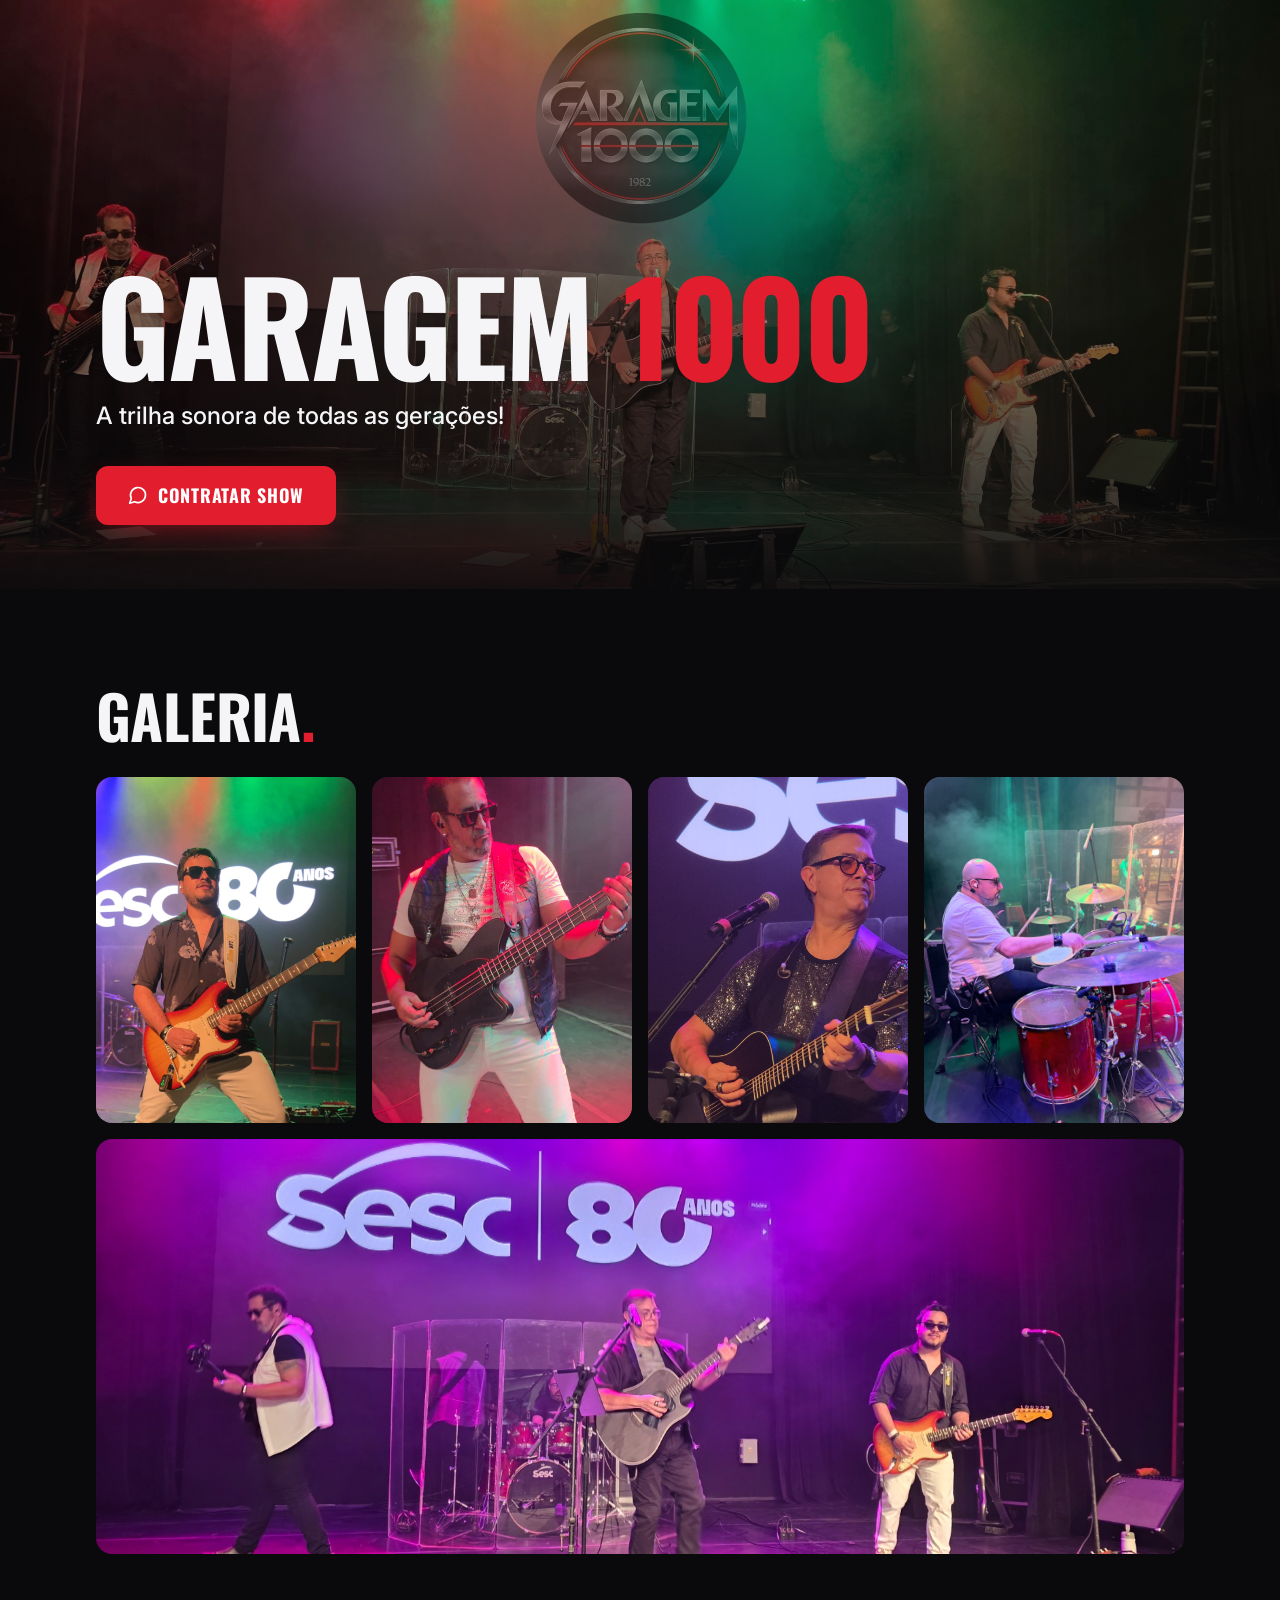
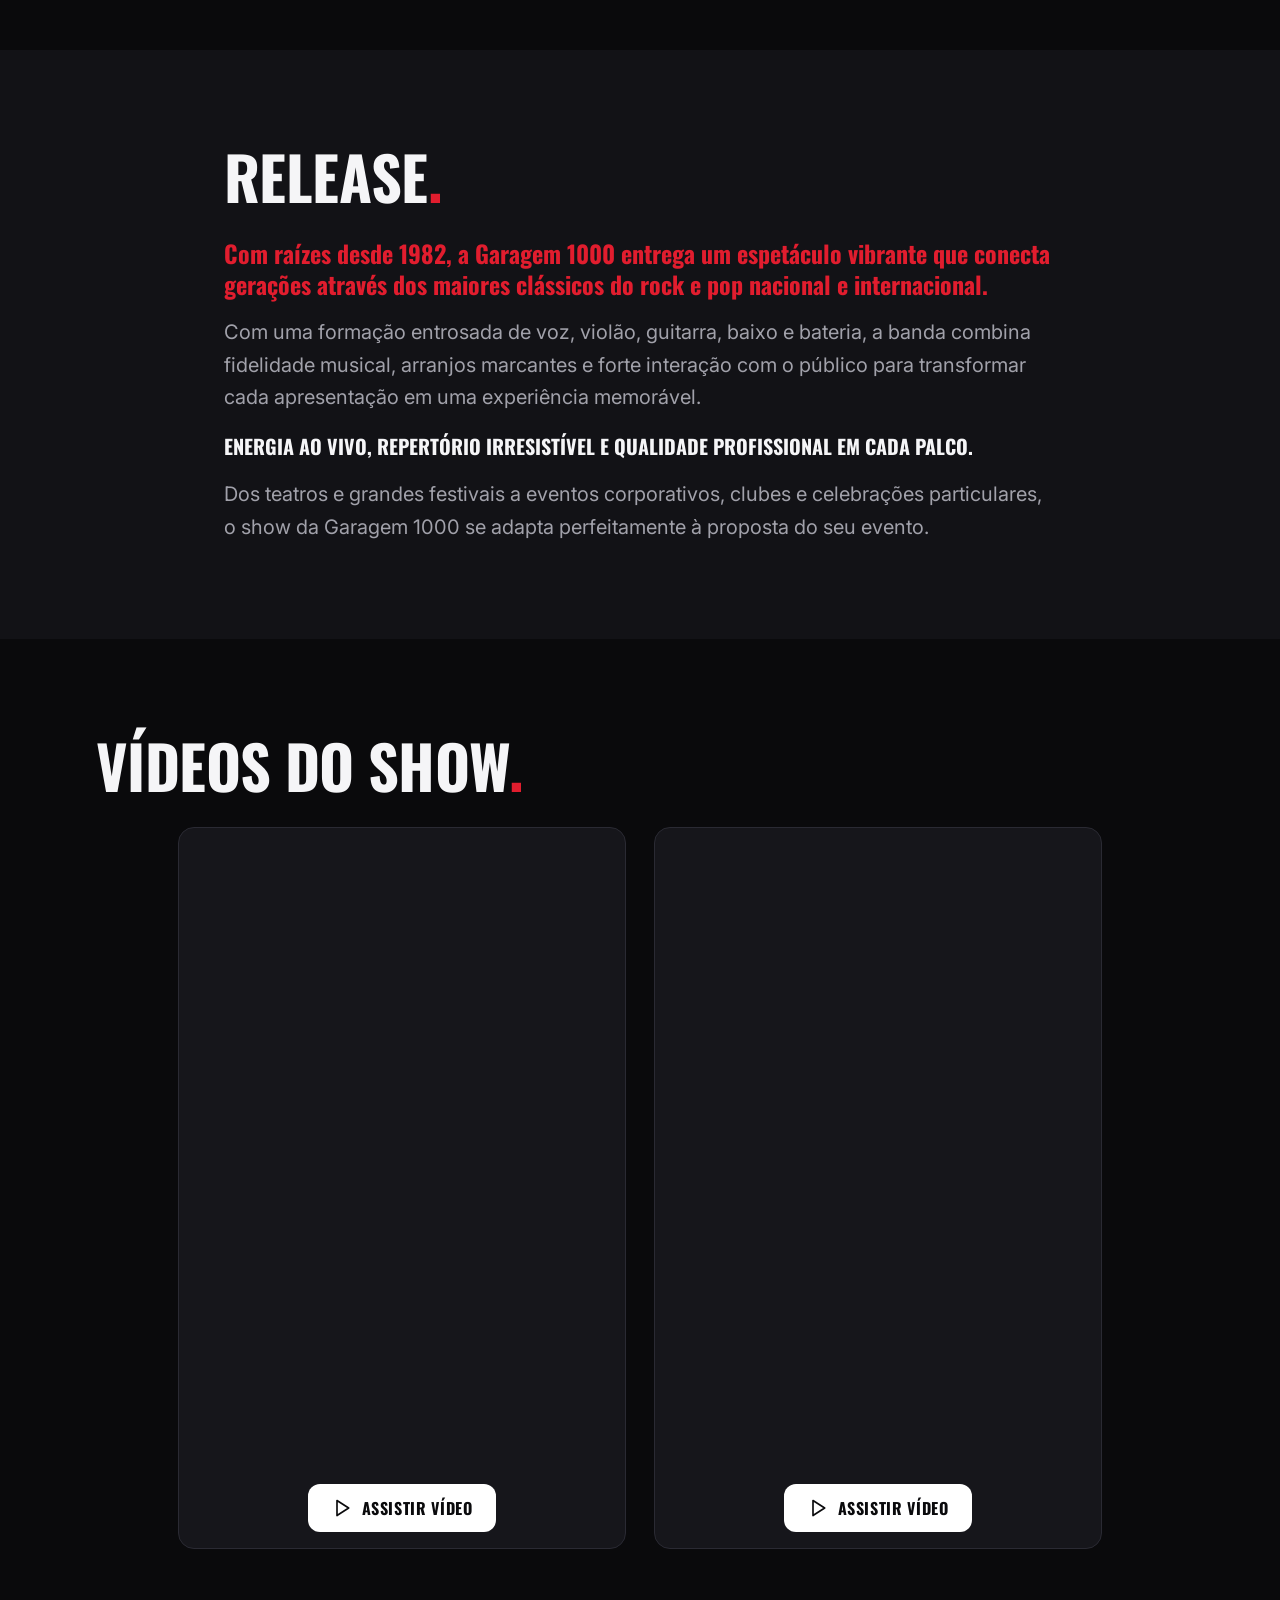
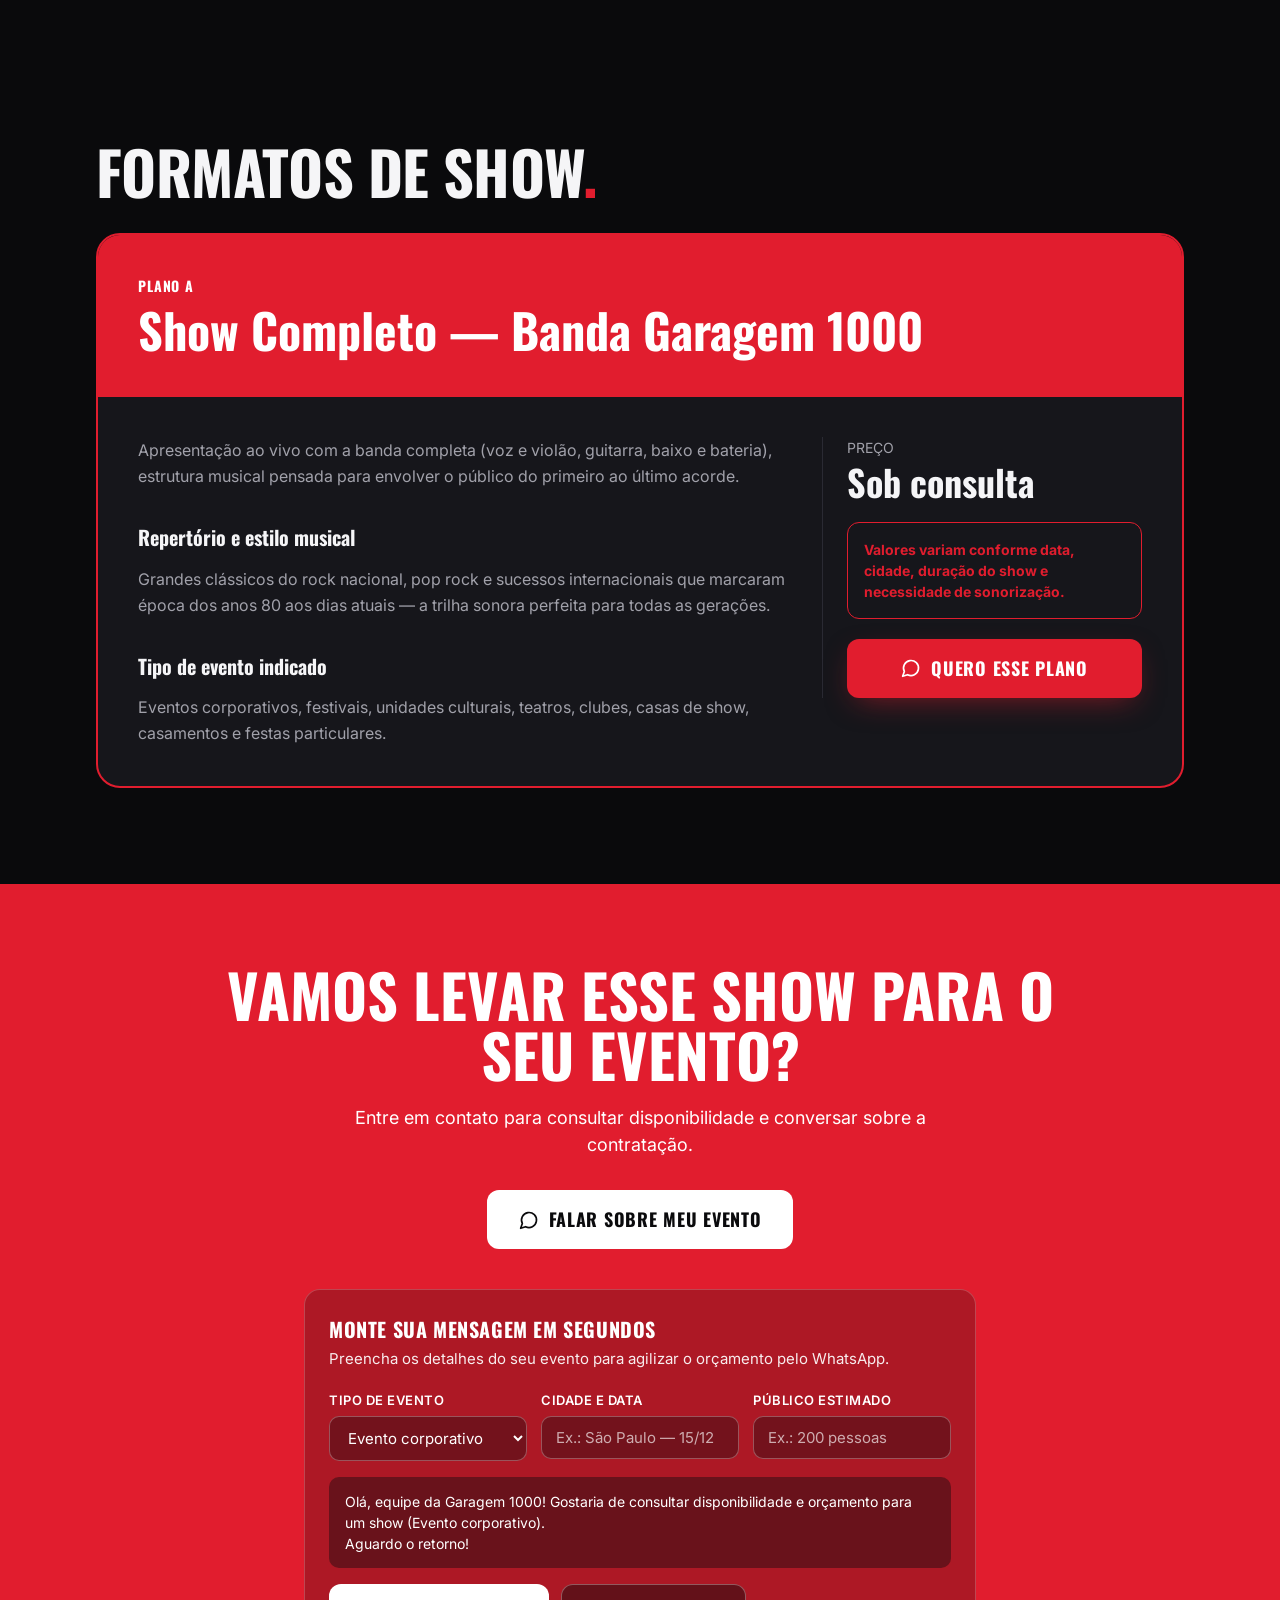
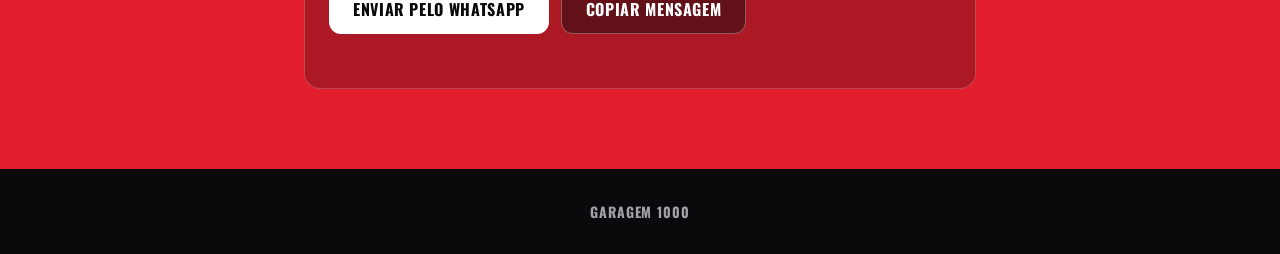
<file: index.html>
<!DOCTYPE html>
<html lang="pt-BR">

<head>
    <meta charset="UTF-8" />
    <meta name="viewport" content="width=device-width, initial-scale=1.0" />
    <title>Garagem 1000 — Contratação de Shows</title>
    <meta name="description" content="Garagem 1000: a trilha sonora de todas as gerações!" />
    <meta name="theme-color" content="#0a0a0c" />

    <meta property="og:title" content="Garagem 1000 — Contratação de Shows" />
    <meta property="og:description" content="Garagem 1000: a trilha sonora de todas as gerações!" />
    <meta property="og:type" content="website" />
    <meta property="og:image" content="imagens/WhatsApp%20Image%202026-11-26%20at%2014.49.55.jpeg" />
    <meta name="twitter:card" content="summary_large_image" />

    <link rel="icon" type="image/jpeg" href="imagens/WhatsApp%20Image%202026-11-26%20at%2014.49.55.jpeg" />
    <link rel="preconnect" href="https://fonts.googleapis.com" />
    <link rel="preconnect" href="https://fonts.gstatic.com" crossorigin />
    <link
        href="https://fonts.googleapis.com/css2?family=Inter:wght@400;500;600;700&family=Oswald:wght@600;700&display=swap"
        rel="stylesheet" />
    <link rel="stylesheet" href="styles.css" />
</head>

<body>
    <!-- Cabeçalho e menu mobile/tablet (oculto em Desktop >= 1024px para manter o layout Desktop intacto) -->
    <header class="mobile-header">
        <div class="mobile-header-bar">
            <a href="#inicio" class="mobile-brand" aria-label="Garagem 1000 — Voltar ao início">
                <img src="imagens/WhatsApp%20Image%202026-11-26%20at%2014.49.55.jpeg"
                    alt="Logotipo da banda Garagem 1000" width="36" height="36" decoding="async"
                    class="mobile-brand-logo" />
                <span class="mobile-brand-name">Garagem <span class="text-highlight">1000</span></span>
            </a>
            <button id="mobile-menu-toggle" type="button" class="mobile-menu-btn" aria-expanded="false"
                aria-controls="mobile-nav-drawer" aria-label="Abrir menu de navegação">
                <svg class="icon-menu" viewBox="0 0 24 24" fill="none" stroke="currentColor" stroke-width="2"
                    stroke-linecap="round" stroke-linejoin="round" aria-hidden="true">
                    <line x1="4" y1="6" x2="20" y2="6" />
                    <line x1="4" y1="12" x2="20" y2="12" />
                    <line x1="4" y1="18" x2="20" y2="18" />
                </svg>
                <svg class="icon-close" viewBox="0 0 24 24" fill="none" stroke="currentColor" stroke-width="2"
                    stroke-linecap="round" stroke-linejoin="round" aria-hidden="true">
                    <line x1="18" y1="6" x2="6" y2="18" />
                    <line x1="6" y1="6" x2="18" y2="18" />
                </svg>
            </button>
        </div>

        <div id="mobile-drawer-backdrop" class="mobile-drawer-backdrop" hidden></div>
        <nav id="mobile-nav-drawer" class="mobile-drawer" aria-label="Navegação principal" hidden>
            <ul class="mobile-nav-list">
                <li><a href="#inicio" class="mobile-nav-link">Início</a></li>
                <li><a href="#galeria" class="mobile-nav-link">Galeria</a></li>
                <!-- <li><a href="#depoimentos" class="mobile-nav-link">Depoimentos</a></li> -->
                <li><a href="#release" class="mobile-nav-link">Release</a></li>
                <li><a href="#videos" class="mobile-nav-link">Vídeos do show</a></li>
                <li><a href="#formatos" class="mobile-nav-link">Formatos de show</a></li>
                <li><a href="#contato" class="mobile-nav-link mobile-nav-link--cta">Contratar show</a></li>
            </ul>
        </nav>
    </header>

    <main class="page-main">
        <!-- Hero -->
        <section id="inicio" class="hero" aria-label="Apresentação Garagem 1000">
            <img src="imagens/WhatsApp%20Image%202026-11-26%20at%2014.50.32.jpeg"
                alt="Banda Garagem 1000 em show ao vivo no palco com iluminação cênica e logotipo ao fundo" width="2560"
                height="1182" class="hero-image" fetchpriority="high" decoding="async" />
            <div class="hero-shade" aria-hidden="true"></div>
            <div class="hero-content">
                <h1 class="hero-title rise-in">
                    Garagem <span class="text-highlight">1000</span>
                </h1>
                <p class="hero-subtitle rise-in">
                    A trilha sonora de todas as gerações!
                </p>
                <div class="hero-cta rise-in">
                    <a href="https://wa.me/5513997851852?text=Ol%C3%A1%2C%20gostaria%20de%20contratar%20o%20show%20da%20Garagem%201000!"
                        data-whatsapp-text="Olá, gostaria de contratar o show da Garagem 1000!" target="_blank"
                        rel="noopener noreferrer" class="btn btn-cta btn-xl">
                        <svg viewBox="0 0 24 24" fill="none" stroke="currentColor" stroke-width="2"
                            stroke-linecap="round" stroke-linejoin="round" aria-hidden="true">
                            <path d="M7.9 20A9 9 0 1 0 4 16.1L2 22Z" />
                        </svg>
                        CONTRATAR SHOW
                    </a>
                </div>
            </div>
        </section>

        <!-- Galeria -->
        <section id="galeria" class="section-container" aria-labelledby="galeria-heading">
            <h2 id="galeria-heading" class="section-title">
                Galeria<span class="text-highlight">.</span>
            </h2>
            <div class="gallery-grid">
                <img src="imagens/WhatsApp%20Image%202026-11-26%20at%2014.50.32%20(1).jpeg"
                    alt="Guitarrista da Garagem 1000 tocando guitarra ao vivo no palco" width="901" height="1599"
                    loading="lazy" decoding="async" class="gallery-item" />
                <img src="imagens/WhatsApp%20Image%202026-11-26%20at%2014.50.32%20(2).jpeg"
                    alt="Baixista da Garagem 1000 em apresentação ao vivo sob iluminação vermelha" width="899"
                    height="1599" loading="lazy" decoding="async" class="gallery-item" />
                <img src="imagens/WhatsApp%20Image%202026-11-26%20at%2014.50.32%20(3).jpeg"
                    alt="Vocalista e violonista da Garagem 1000 cantando e tocando violão no palco" width="900"
                    height="1600" loading="lazy" decoding="async" class="gallery-item" />
                <img src="imagens/WhatsApp%20Image%202026-11-26%20at%2014.50.32%20(4).jpeg"
                    alt="Baterista da Garagem 1000 executando a bateria durante show ao vivo" width="1200" height="1600"
                    loading="lazy" decoding="async" class="gallery-item" />
                <img src="imagens/WhatsApp%20Image%202026-11-26%20at%2014.50.33.jpeg"
                    alt="Formação completa da banda Garagem 1000 no palco sob iluminação roxa" width="1600" height="739"
                    loading="lazy" decoding="async" class="gallery-item gallery-item--wide" />
            </div>
        </section>

        <!-- Depoimentos (desativado temporariamente — descomente para reexibir)
    <section id="depoimentos" class="section-container" aria-labelledby="depoimentos-heading">
      <h2 id="depoimentos-heading" class="section-title">
        Depoimentos<span class="text-highlight">.</span>
      </h2>
      <div class="testimonials-grid">
        <blockquote class="testimonial-card">
          <p class="testimonial-quote">
            “Energia impecável do começo ao fim! O repertório agradou desde os mais jovens até quem viveu os clássicos nos anos 80 e 90.”
          </p>
          <footer class="testimonial-author">
            Produção de Eventos
            <span class="testimonial-role">Evento Corporativo</span>
          </footer>
        </blockquote>
        <blockquote class="testimonial-card">
          <p class="testimonial-quote">
            “Pontualidade, som muito bem equalizado e uma presença de palco contagiante. Todo mundo cantou junto a noite inteira.”
          </p>
          <footer class="testimonial-author">
            Organização Cultural
            <span class="testimonial-role">Festival &amp; Teatro</span>
          </footer>
        </blockquote>
        <blockquote class="testimonial-card">
          <p class="testimonial-quote">
            “A Garagem 1000 transformou a nossa festa em um momento inesquecível. Recomendo de olhos fechados para qualquer evento.”
          </p>
          <footer class="testimonial-author">
            Contratante Particular
            <span class="testimonial-role">Festa &amp; Comemoração</span>
          </footer>
        </blockquote>
      </div>
    </section>
    -->

        <!-- Release -->
        <section id="release" class="bg-surface" aria-labelledby="release-heading">
            <div class="release-container">
                <h2 id="release-heading" class="section-title">
                    Release<span class="text-highlight">.</span>
                </h2>
                <div class="release-body">
                    <p>
                        Com raízes desde 1982, a Garagem 1000 entrega um espetáculo vibrante que conecta gerações
                        através dos maiores clássicos do rock e pop nacional e internacional.
                    </p>
                    <p>
                        Com uma formação entrosada de voz, violão, guitarra, baixo e bateria, a banda combina fidelidade
                        musical, arranjos marcantes e forte interação com o público para transformar cada apresentação
                        em uma experiência memorável.
                    </p>
                    <p class="is-shout">
                        ENERGIA AO VIVO, REPERTÓRIO IRRESISTÍVEL E QUALIDADE PROFISSIONAL EM CADA PALCO.
                    </p>
                    <p>
                        Dos teatros e grandes festivais a eventos corporativos, clubes e celebrações particulares, o
                        show da Garagem 1000 se adapta perfeitamente à proposta do seu evento.
                    </p>
                </div>
            </div>
        </section>

        <!-- Vídeos do show -->
        <section id="videos" class="section-container" aria-labelledby="videos-heading">
            <h2 id="videos-heading" class="section-title">
                Vídeos do show<span class="text-highlight">.</span>
            </h2>
            <div class="videos-grid">
                <div class="video-card">
                    <iframe src="https://www.instagram.com/reel/DfsRZdiRvaN/embed"
                        title="Vídeo 1 do show da Garagem 1000" loading="lazy" class="video-embed"
                        allowfullscreen></iframe>
                    <div class="video-footer">
                        <a href="https://www.instagram.com/reel/DfsRZdiRvaN/" target="_blank" rel="noopener noreferrer"
                            class="btn btn-light btn-lg">
                            <svg viewBox="0 0 24 24" fill="none" stroke="currentColor" stroke-width="2"
                                stroke-linecap="round" stroke-linejoin="round" aria-hidden="true">
                                <polygon points="6 3 20 12 6 21 6 3" />
                            </svg>
                            Assistir vídeo
                        </a>
                    </div>
                </div>

                <div class="video-card">
                    <iframe src="https://www.instagram.com/reel/Df40HjsxxjV/embed"
                        title="Vídeo 2 do show da Garagem 1000" loading="lazy" class="video-embed"
                        allowfullscreen></iframe>
                    <div class="video-footer">
                        <a href="https://www.instagram.com/reel/Df40HjsxxjV/" target="_blank" rel="noopener noreferrer"
                            class="btn btn-light btn-lg">
                            <svg viewBox="0 0 24 24" fill="none" stroke="currentColor" stroke-width="2"
                                stroke-linecap="round" stroke-linejoin="round" aria-hidden="true">
                                <polygon points="6 3 20 12 6 21 6 3" />
                            </svg>
                            Assistir vídeo
                        </a>
                    </div>
                </div>
            </div>
        </section>

        <!-- Formatos de show -->
        <section id="formatos" class="section-container" aria-labelledby="formatos-heading">
            <h2 id="formatos-heading" class="section-title">
                Formatos de show<span class="text-highlight">.</span>
            </h2>
            <article class="plan-card">
                <div class="plan-header">
                    <p class="plan-badge">Plano A</p>
                    <h3 class="plan-name">Show Completo — Banda Garagem 1000</h3>
                </div>
                <div class="plan-body">
                    <div class="plan-details">
                        <div>
                            <p>
                                Apresentação ao vivo com a banda completa (voz e violão, guitarra, baixo e bateria),
                                estrutura musical pensada para envolver o público do primeiro ao último acorde.
                            </p>
                        </div>
                        <div>
                            <h4 class="plan-subheading">Repertório e estilo musical</h4>
                            <p>
                                Grandes clássicos do rock nacional, pop rock e sucessos internacionais que marcaram
                                época dos anos 80 aos dias atuais — a trilha sonora perfeita para todas as gerações.
                            </p>
                        </div>
                        <div>
                            <h4 class="plan-subheading">Tipo de evento indicado</h4>
                            <p>
                                Eventos corporativos, festivais, unidades culturais, teatros, clubes, casas de show,
                                casamentos e festas particulares.
                            </p>
                        </div>
                    </div>

                    <aside class="plan-aside">
                        <p class="plan-price-label">Preço</p>
                        <p class="plan-price-value">Sob consulta</p>
                        <p class="plan-notice">
                            Valores variam conforme data, cidade, duração do show e necessidade de sonorização.
                        </p>
                        <a href="https://wa.me/5513997851852?text=Ol%C3%A1%2C%20tenho%20interesse%20no%20Plano%20A%20(Show%20Completo)%20da%20Garagem%201000!"
                            data-whatsapp-text="Olá, tenho interesse no Plano A (Show Completo) da Garagem 1000!"
                            target="_blank" rel="noopener noreferrer" class="btn btn-cta btn-xl btn-full">
                            <svg viewBox="0 0 24 24" fill="none" stroke="currentColor" stroke-width="2"
                                stroke-linecap="round" stroke-linejoin="round" aria-hidden="true">
                                <path d="M7.9 20A9 9 0 1 0 4 16.1L2 22Z" />
                            </svg>
                            QUERO ESSE PLANO
                        </a>
                    </aside>
                </div>
            </article>
        </section>

        <!-- CTA Final -->
        <section id="contato" class="cta-band" aria-labelledby="cta-heading">
            <div class="cta-inner">
                <h2 id="cta-heading" class="cta-title">
                    VAMOS LEVAR ESSE SHOW PARA O SEU EVENTO?
                </h2>
                <p class="cta-description">
                    Entre em contato para consultar disponibilidade e conversar sobre a contratação.
                </p>
                <div class="cta-primary-btn">
                    <a href="https://wa.me/5513997851852?text=Ol%C3%A1%2C%20gostaria%20de%20falar%20sobre%20a%20contrata%C3%A7%C3%A3o%20da%20Garagem%201000%20para%20o%20meu%20evento!"
                        data-whatsapp-text="Olá, gostaria de falar sobre a contratação da Garagem 1000 para o meu evento!"
                        target="_blank" rel="noopener noreferrer" class="btn btn-light btn-xl">
                        <svg viewBox="0 0 24 24" fill="none" stroke="currentColor" stroke-width="2"
                            stroke-linecap="round" stroke-linejoin="round" aria-hidden="true">
                            <path d="M7.9 20A9 9 0 1 0 4 16.1L2 22Z" />
                        </svg>
                        FALAR SOBRE MEU EVENTO
                    </a>
                </div>

                <!-- Construtor rápido de mensagem -->
                <div class="message-builder" aria-labelledby="builder-heading">
                    <h3 id="builder-heading" class="message-builder-title">Monte sua mensagem em segundos</h3>
                    <p class="message-builder-subtitle">
                        Preencha os detalhes do seu evento para agilizar o orçamento pelo WhatsApp.
                    </p>
                    <div class="builder-grid">
                        <div class="builder-field">
                            <label for="builder-event-type" class="builder-label">Tipo de evento</label>
                            <select id="builder-event-type" class="builder-input">
                                <option value="Evento corporativo">Evento corporativo</option>
                                <option value="Festa particular">Festa particular</option>
                                <option value="Festival / Teatro">Festival / Teatro</option>
                                <option value="Casamento / Formatura">Casamento / Formatura</option>
                                <option value="Bar / Casa de show">Bar / Casa de show</option>
                            </select>
                        </div>
                        <div class="builder-field">
                            <label for="builder-city-date" class="builder-label">Cidade e data</label>
                            <input id="builder-city-date" type="text" class="builder-input"
                                placeholder="Ex.: São Paulo — 15/12" />
                        </div>
                        <div class="builder-field">
                            <label for="builder-guests" class="builder-label">Público estimado</label>
                            <input id="builder-guests" type="text" class="builder-input"
                                placeholder="Ex.: 200 pessoas" />
                        </div>
                    </div>
                    <div id="builder-preview" class="builder-preview" aria-live="polite"></div>
                    <div class="builder-actions">
                        <a id="builder-send" href="https://wa.me/5513997851852" target="_blank"
                            rel="noopener noreferrer" class="btn btn-light btn-lg">
                            Enviar pelo WhatsApp
                        </a>
                        <button id="builder-copy" type="button" class="btn btn-dark-ghost btn-lg">
                            Copiar mensagem
                        </button>
                    </div>
                    <p id="builder-status" class="builder-status" role="status" aria-live="polite"></p>
                </div>
            </div>
        </section>
    </main>

    <footer class="site-footer">
        Garagem 1000
    </footer>

    <script src="script.js" defer></script>
</body>

</html>
</file>
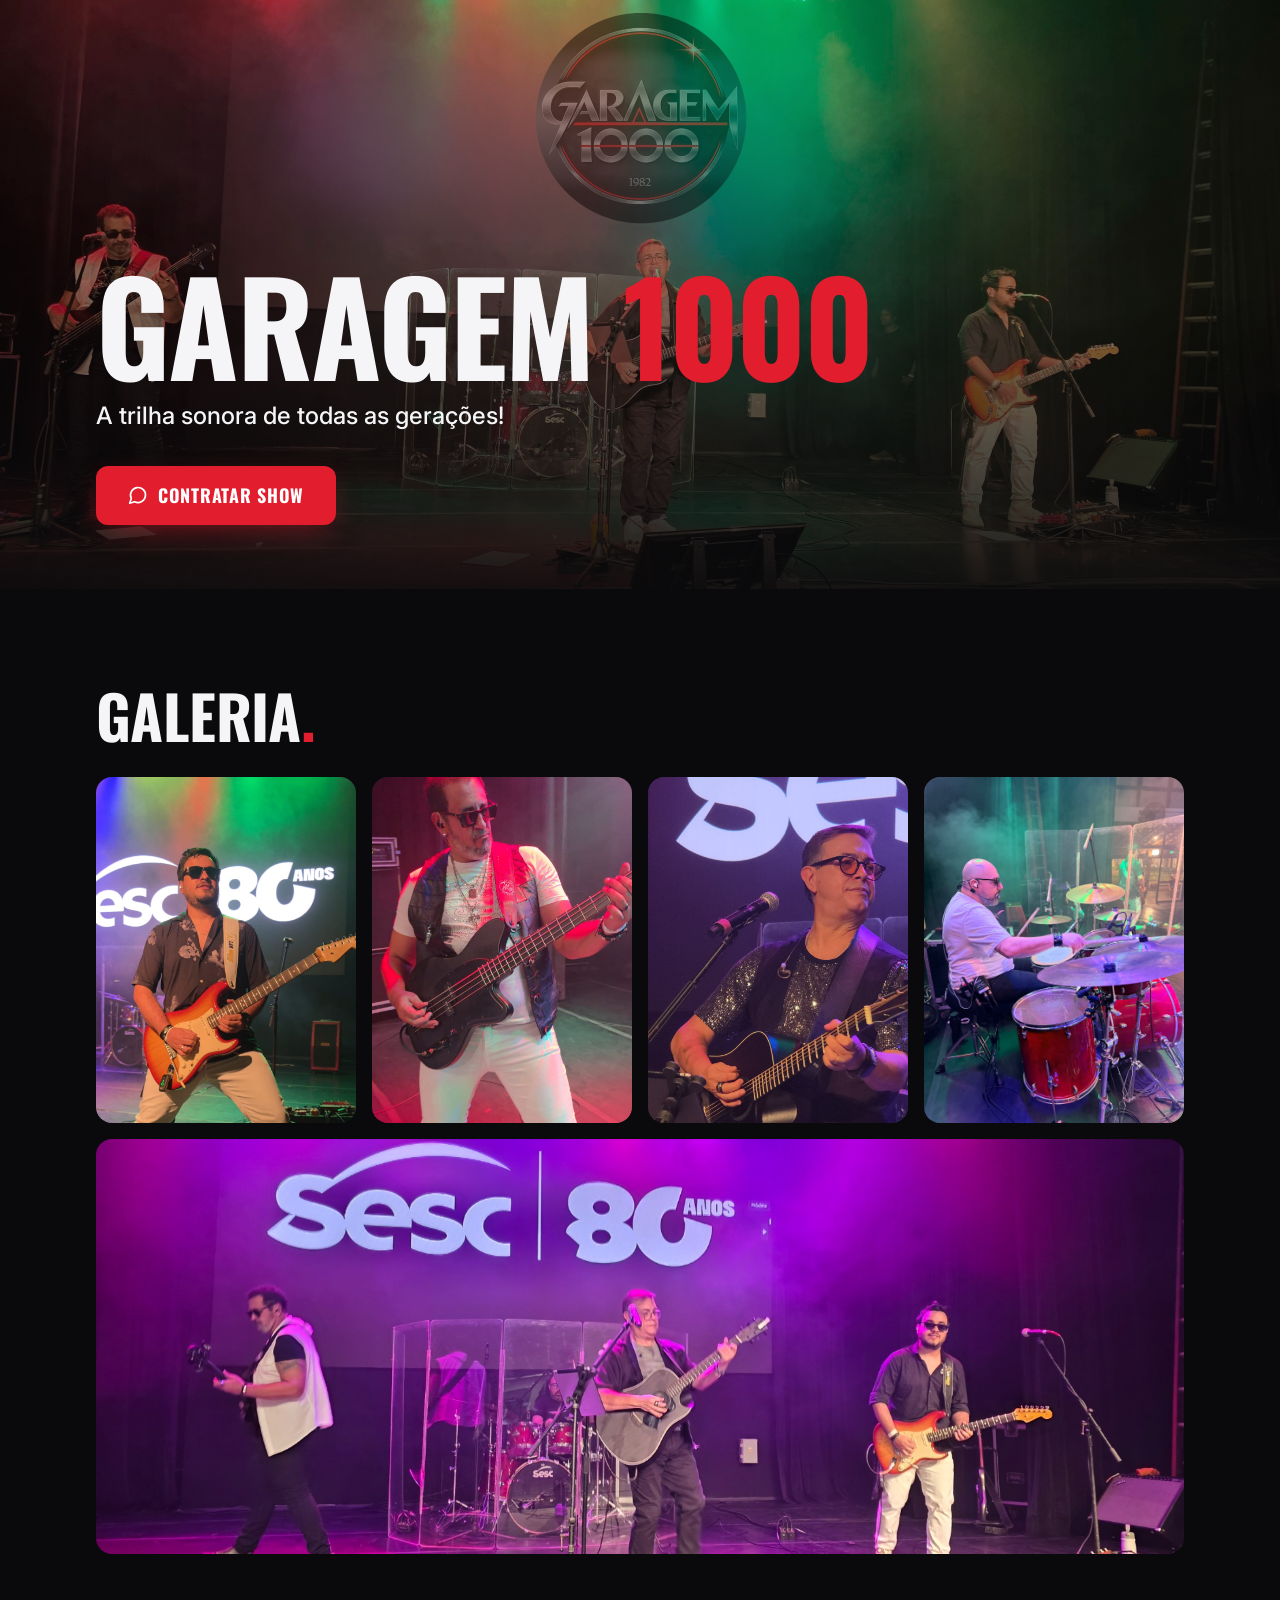
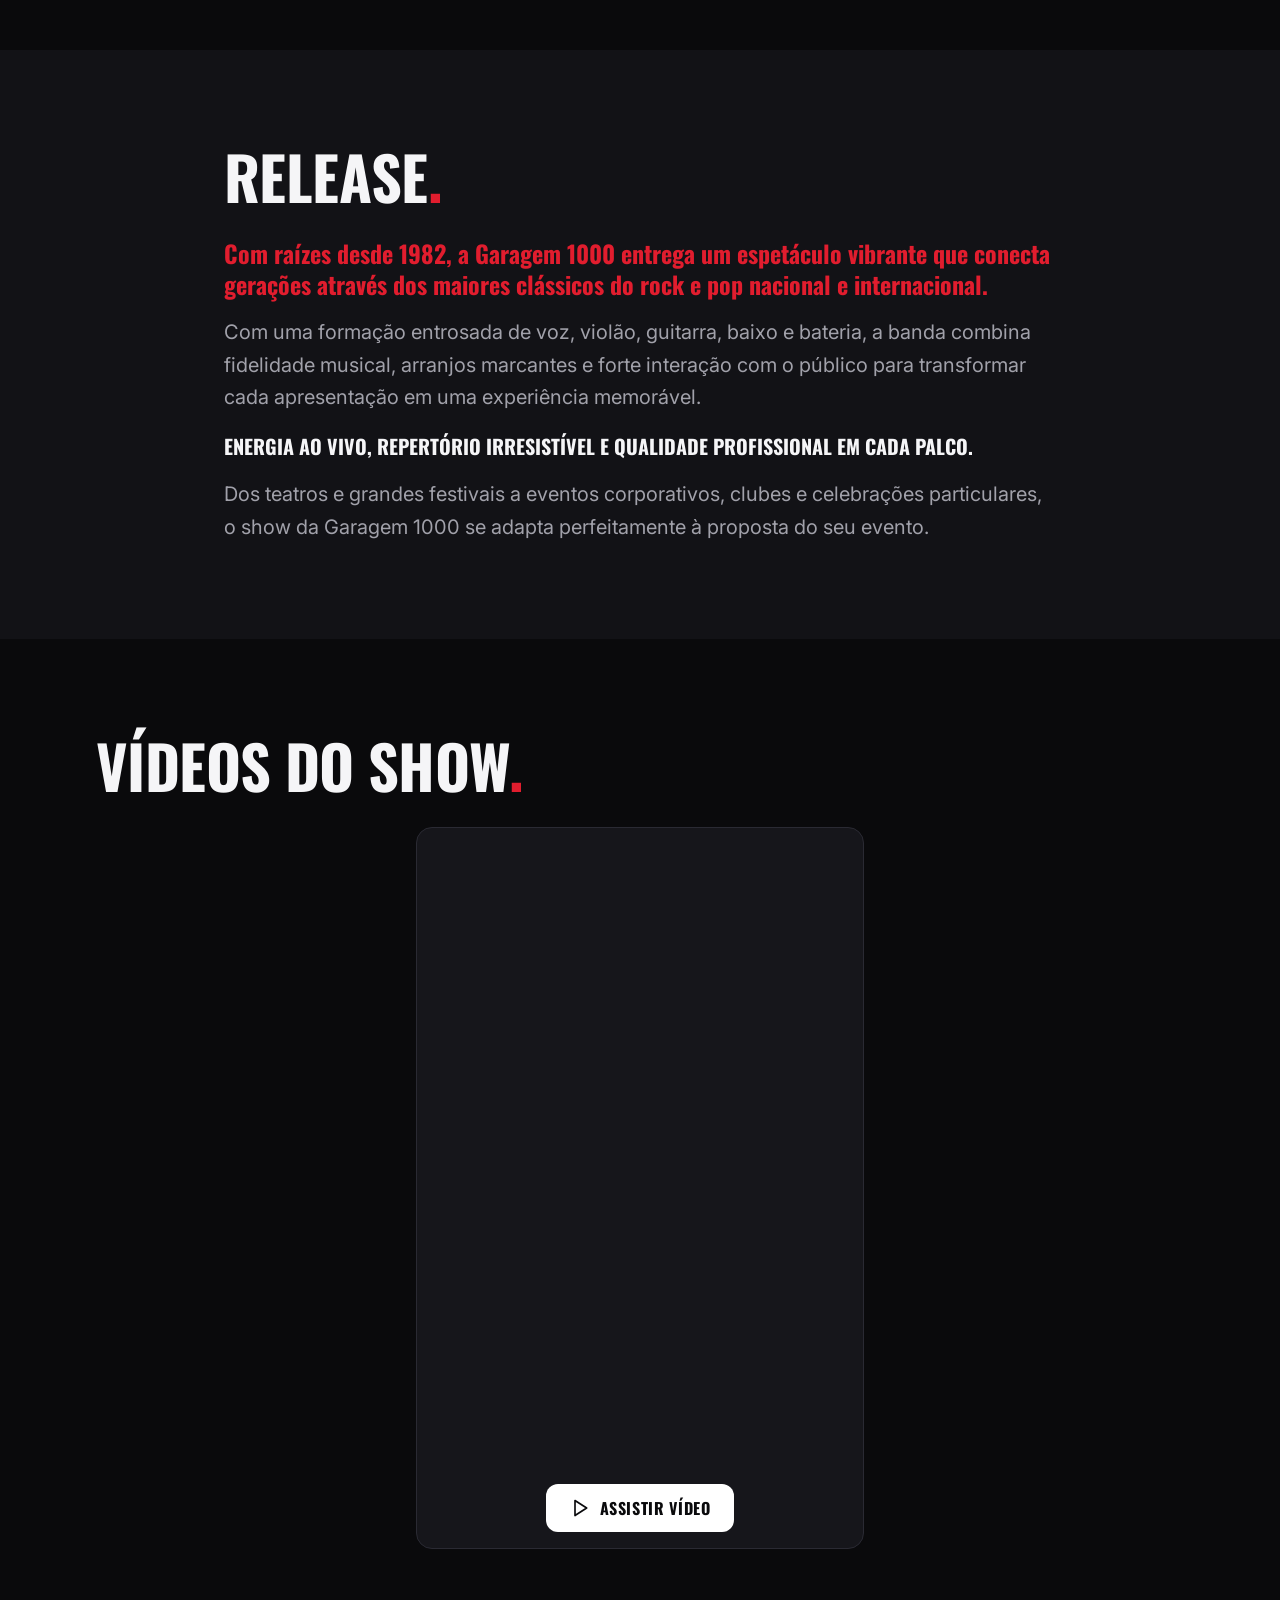
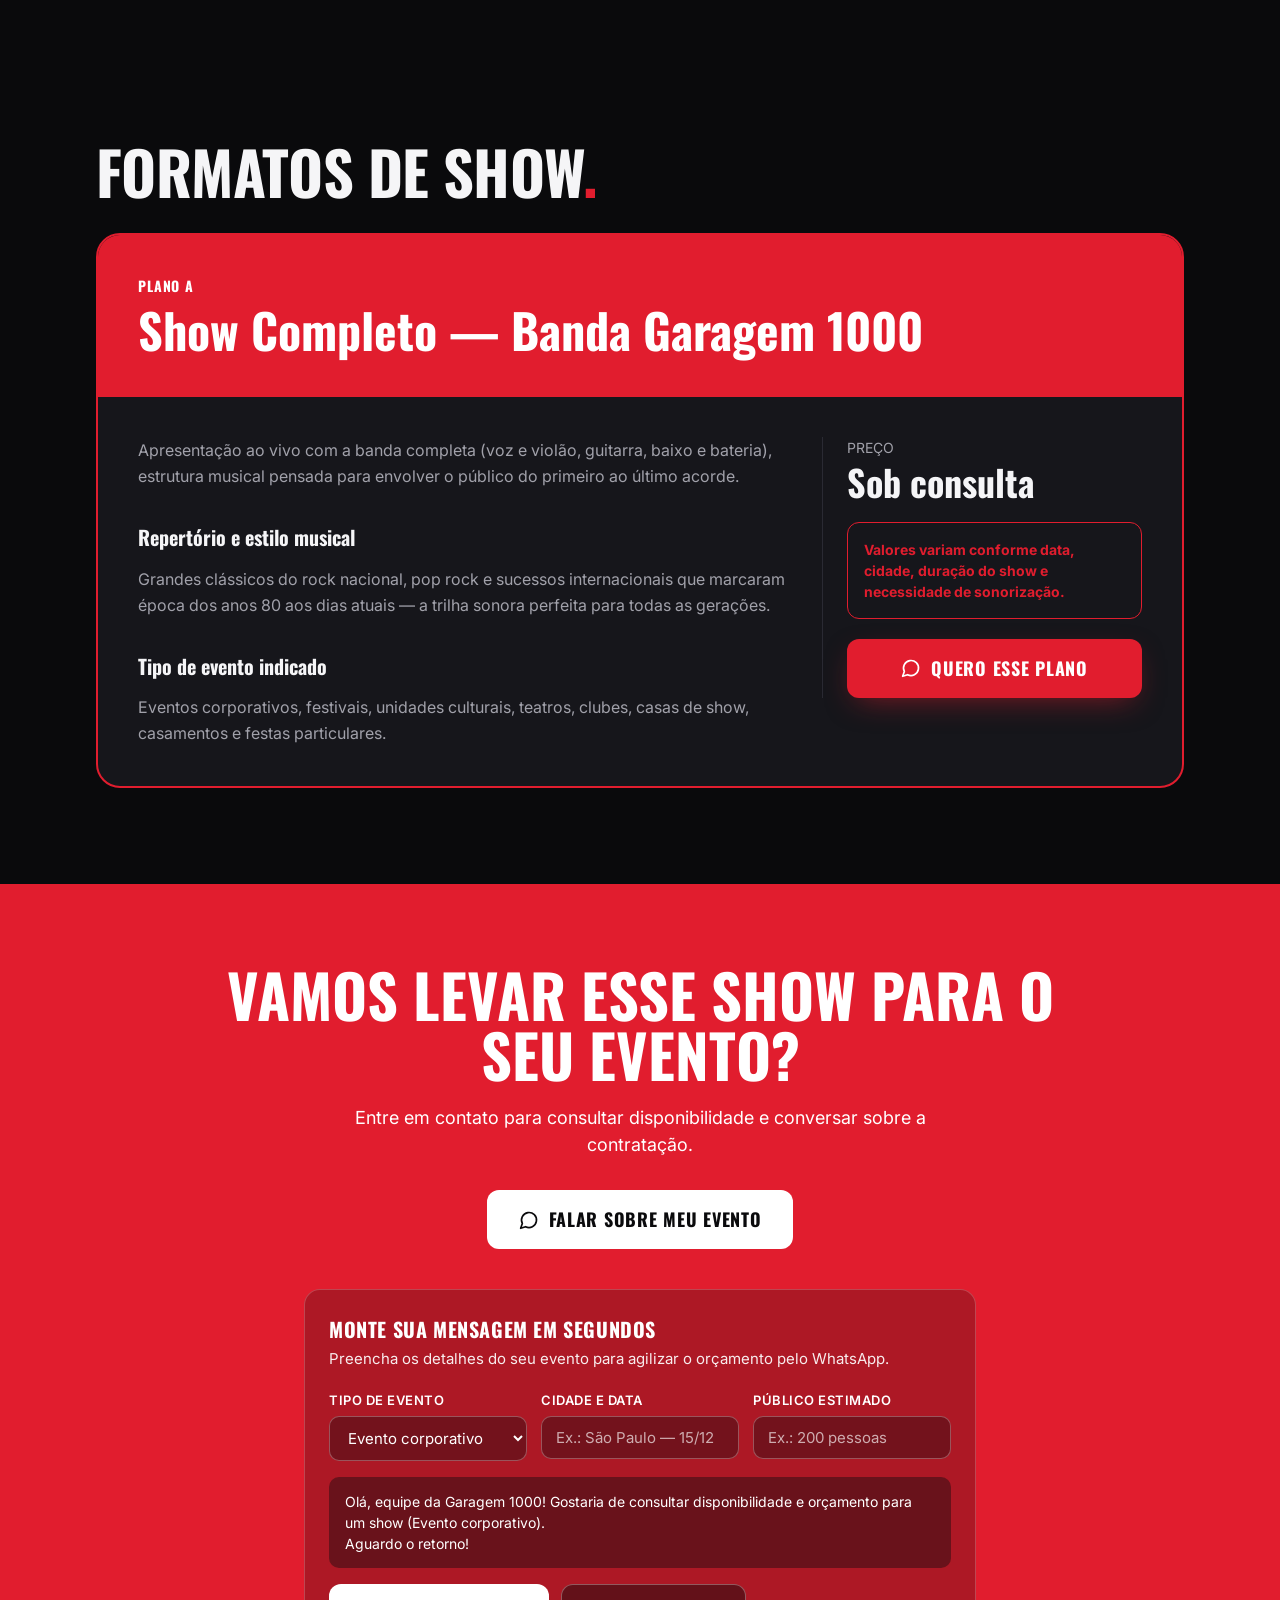
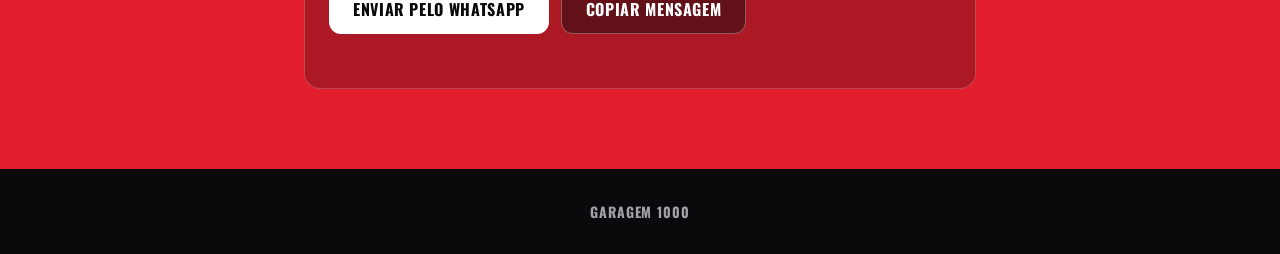
<file: site jorginho/index.html>
<!DOCTYPE html>
<html lang="pt-BR">
<head>
  <meta charset="UTF-8" />
  <meta name="viewport" content="width=device-width, initial-scale=1.0" />
  <title>Garagem 1000 — Contratação de Shows</title>
  <meta name="description" content="Garagem 1000: a trilha sonora de todas as gerações!" />
  <meta name="theme-color" content="#0a0a0c" />

  <meta property="og:title" content="Garagem 1000 — Contratação de Shows" />
  <meta property="og:description" content="Garagem 1000: a trilha sonora de todas as gerações!" />
  <meta property="og:type" content="website" />
  <meta property="og:image" content="imagens/WhatsApp%20Image%202026-11-26%20at%2014.49.55.jpeg" />
  <meta name="twitter:card" content="summary_large_image" />

  <link rel="icon" type="image/jpeg" href="imagens/WhatsApp%20Image%202026-11-26%20at%2014.49.55.jpeg" />
  <link rel="preconnect" href="https://fonts.googleapis.com" />
  <link rel="preconnect" href="https://fonts.gstatic.com" crossorigin />
  <link
    href="https://fonts.googleapis.com/css2?family=Inter:wght@400;500;600;700&family=Oswald:wght@600;700&display=swap"
    rel="stylesheet"
  />
  <link rel="stylesheet" href="styles.css" />
</head>
<body>
  <!-- Cabeçalho e menu mobile/tablet (oculto em Desktop >= 1024px para manter o layout Desktop intacto) -->
  <header class="mobile-header">
    <div class="mobile-header-bar">
      <a href="#inicio" class="mobile-brand" aria-label="Garagem 1000 — Voltar ao início">
        <img
          src="imagens/WhatsApp%20Image%202026-11-26%20at%2014.49.55.jpeg"
          alt="Logotipo da banda Garagem 1000"
          width="36"
          height="36"
          decoding="async"
          class="mobile-brand-logo"
        />
        <span class="mobile-brand-name">Garagem <span class="text-highlight">1000</span></span>
      </a>
      <button
        id="mobile-menu-toggle"
        type="button"
        class="mobile-menu-btn"
        aria-expanded="false"
        aria-controls="mobile-nav-drawer"
        aria-label="Abrir menu de navegação"
      >
        <svg class="icon-menu" viewBox="0 0 24 24" fill="none" stroke="currentColor" stroke-width="2" stroke-linecap="round" stroke-linejoin="round" aria-hidden="true">
          <line x1="4" y1="6" x2="20" y2="6" />
          <line x1="4" y1="12" x2="20" y2="12" />
          <line x1="4" y1="18" x2="20" y2="18" />
        </svg>
        <svg class="icon-close" viewBox="0 0 24 24" fill="none" stroke="currentColor" stroke-width="2" stroke-linecap="round" stroke-linejoin="round" aria-hidden="true">
          <line x1="18" y1="6" x2="6" y2="18" />
          <line x1="6" y1="6" x2="18" y2="18" />
        </svg>
      </button>
    </div>

    <div id="mobile-drawer-backdrop" class="mobile-drawer-backdrop" hidden></div>
    <nav id="mobile-nav-drawer" class="mobile-drawer" aria-label="Navegação principal" hidden>
      <ul class="mobile-nav-list">
        <li><a href="#inicio" class="mobile-nav-link">Início</a></li>
        <li><a href="#galeria" class="mobile-nav-link">Galeria</a></li>
        <!-- <li><a href="#depoimentos" class="mobile-nav-link">Depoimentos</a></li> -->
        <li><a href="#release" class="mobile-nav-link">Release</a></li>
        <li><a href="#videos" class="mobile-nav-link">Vídeos do show</a></li>
        <li><a href="#formatos" class="mobile-nav-link">Formatos de show</a></li>
        <li><a href="#contato" class="mobile-nav-link mobile-nav-link--cta">Contratar show</a></li>
      </ul>
    </nav>
  </header>

  <main class="page-main">
    <!-- Hero -->
    <section id="inicio" class="hero" aria-label="Apresentação Garagem 1000">
      <img
        src="imagens/WhatsApp%20Image%202026-11-26%20at%2014.50.32.jpeg"
        alt="Banda Garagem 1000 em show ao vivo no palco com iluminação cênica e logotipo ao fundo"
        width="2560"
        height="1182"
        class="hero-image"
        fetchpriority="high"
        decoding="async"
      />
      <div class="hero-shade" aria-hidden="true"></div>
      <div class="hero-content">
        <h1 class="hero-title rise-in">
          Garagem <span class="text-highlight">1000</span>
        </h1>
        <p class="hero-subtitle rise-in">
          A trilha sonora de todas as gerações!
        </p>
        <div class="hero-cta rise-in">
          <a
            href="https://wa.me/5513997851852?text=Ol%C3%A1%2C%20gostaria%20de%20contratar%20o%20show%20da%20Garagem%201000!"
            data-whatsapp-text="Olá, gostaria de contratar o show da Garagem 1000!"
            target="_blank"
            rel="noopener noreferrer"
            class="btn btn-cta btn-xl"
          >
            <svg viewBox="0 0 24 24" fill="none" stroke="currentColor" stroke-width="2" stroke-linecap="round" stroke-linejoin="round" aria-hidden="true">
              <path d="M7.9 20A9 9 0 1 0 4 16.1L2 22Z" />
            </svg>
            CONTRATAR SHOW
          </a>
        </div>
      </div>
    </section>

    <!-- Galeria -->
    <section id="galeria" class="section-container" aria-labelledby="galeria-heading">
      <h2 id="galeria-heading" class="section-title">
        Galeria<span class="text-highlight">.</span>
      </h2>
      <div class="gallery-grid">
        <img
          src="imagens/WhatsApp%20Image%202026-11-26%20at%2014.50.32%20(1).jpeg"
          alt="Guitarrista da Garagem 1000 tocando guitarra ao vivo no palco"
          width="901"
          height="1599"
          loading="lazy"
          decoding="async"
          class="gallery-item"
        />
        <img
          src="imagens/WhatsApp%20Image%202026-11-26%20at%2014.50.32%20(2).jpeg"
          alt="Baixista da Garagem 1000 em apresentação ao vivo sob iluminação vermelha"
          width="899"
          height="1599"
          loading="lazy"
          decoding="async"
          class="gallery-item"
        />
        <img
          src="imagens/WhatsApp%20Image%202026-11-26%20at%2014.50.32%20(3).jpeg"
          alt="Vocalista e violonista da Garagem 1000 cantando e tocando violão no palco"
          width="900"
          height="1600"
          loading="lazy"
          decoding="async"
          class="gallery-item"
        />
        <img
          src="imagens/WhatsApp%20Image%202026-11-26%20at%2014.50.32%20(4).jpeg"
          alt="Baterista da Garagem 1000 executando a bateria durante show ao vivo"
          width="1200"
          height="1600"
          loading="lazy"
          decoding="async"
          class="gallery-item"
        />
        <img
          src="imagens/WhatsApp%20Image%202026-11-26%20at%2014.50.33.jpeg"
          alt="Formação completa da banda Garagem 1000 no palco sob iluminação roxa"
          width="1600"
          height="739"
          loading="lazy"
          decoding="async"
          class="gallery-item gallery-item--wide"
        />
      </div>
    </section>

    <!-- Depoimentos (desativado temporariamente — descomente para reexibir)
    <section id="depoimentos" class="section-container" aria-labelledby="depoimentos-heading">
      <h2 id="depoimentos-heading" class="section-title">
        Depoimentos<span class="text-highlight">.</span>
      </h2>
      <div class="testimonials-grid">
        <blockquote class="testimonial-card">
          <p class="testimonial-quote">
            “Energia impecável do começo ao fim! O repertório agradou desde os mais jovens até quem viveu os clássicos nos anos 80 e 90.”
          </p>
          <footer class="testimonial-author">
            Produção de Eventos
            <span class="testimonial-role">Evento Corporativo</span>
          </footer>
        </blockquote>
        <blockquote class="testimonial-card">
          <p class="testimonial-quote">
            “Pontualidade, som muito bem equalizado e uma presença de palco contagiante. Todo mundo cantou junto a noite inteira.”
          </p>
          <footer class="testimonial-author">
            Organização Cultural
            <span class="testimonial-role">Festival &amp; Teatro</span>
          </footer>
        </blockquote>
        <blockquote class="testimonial-card">
          <p class="testimonial-quote">
            “A Garagem 1000 transformou a nossa festa em um momento inesquecível. Recomendo de olhos fechados para qualquer evento.”
          </p>
          <footer class="testimonial-author">
            Contratante Particular
            <span class="testimonial-role">Festa &amp; Comemoração</span>
          </footer>
        </blockquote>
      </div>
    </section>
    -->

    <!-- Release -->
    <section id="release" class="bg-surface" aria-labelledby="release-heading">
      <div class="release-container">
        <h2 id="release-heading" class="section-title">
          Release<span class="text-highlight">.</span>
        </h2>
        <div class="release-body">
          <p>
            Com raízes desde 1982, a Garagem 1000 entrega um espetáculo vibrante que conecta gerações através dos maiores clássicos do rock e pop nacional e internacional.
          </p>
          <p>
            Com uma formação entrosada de voz, violão, guitarra, baixo e bateria, a banda combina fidelidade musical, arranjos marcantes e forte interação com o público para transformar cada apresentação em uma experiência memorável.
          </p>
          <p class="is-shout">
            ENERGIA AO VIVO, REPERTÓRIO IRRESISTÍVEL E QUALIDADE PROFISSIONAL EM CADA PALCO.
          </p>
          <p>
            Dos teatros e grandes festivais a eventos corporativos, clubes e celebrações particulares, o show da Garagem 1000 se adapta perfeitamente à proposta do seu evento.
          </p>
        </div>
      </div>
    </section>

    <!-- Vídeos do show -->
    <section id="videos" class="section-container" aria-labelledby="videos-heading">
      <h2 id="videos-heading" class="section-title">
        Vídeos do show<span class="text-highlight">.</span>
      </h2>
      <div class="video-card">
        <iframe
          src="https://www.instagram.com/reel/DfsRZdiRvaN/embed"
          title="Vídeo do show da Garagem 1000"
          loading="lazy"
          class="video-embed"
          allowfullscreen
        ></iframe>
        <div class="video-footer">
          <a
            href="https://www.instagram.com/reel/DfsRZdiRvaN/"
            target="_blank"
            rel="noopener noreferrer"
            class="btn btn-light btn-lg"
          >
            <svg viewBox="0 0 24 24" fill="none" stroke="currentColor" stroke-width="2" stroke-linecap="round" stroke-linejoin="round" aria-hidden="true">
              <polygon points="6 3 20 12 6 21 6 3" />
            </svg>
            Assistir vídeo
          </a>
        </div>
      </div>
    </section>

    <!-- Formatos de show -->
    <section id="formatos" class="section-container" aria-labelledby="formatos-heading">
      <h2 id="formatos-heading" class="section-title">
        Formatos de show<span class="text-highlight">.</span>
      </h2>
      <article class="plan-card">
        <div class="plan-header">
          <p class="plan-badge">Plano A</p>
          <h3 class="plan-name">Show Completo — Banda Garagem 1000</h3>
        </div>
        <div class="plan-body">
          <div class="plan-details">
            <div>
              <p>
                Apresentação ao vivo com a banda completa (voz e violão, guitarra, baixo e bateria), estrutura musical pensada para envolver o público do primeiro ao último acorde.
              </p>
            </div>
            <div>
              <h4 class="plan-subheading">Repertório e estilo musical</h4>
              <p>
                Grandes clássicos do rock nacional, pop rock e sucessos internacionais que marcaram época dos anos 80 aos dias atuais — a trilha sonora perfeita para todas as gerações.
              </p>
            </div>
            <div>
              <h4 class="plan-subheading">Tipo de evento indicado</h4>
              <p>
                Eventos corporativos, festivais, unidades culturais, teatros, clubes, casas de show, casamentos e festas particulares.
              </p>
            </div>
          </div>

          <aside class="plan-aside">
            <p class="plan-price-label">Preço</p>
            <p class="plan-price-value">Sob consulta</p>
            <p class="plan-notice">
              Valores variam conforme data, cidade, duração do show e necessidade de sonorização.
            </p>
            <a
              href="https://wa.me/5513997851852?text=Ol%C3%A1%2C%20tenho%20interesse%20no%20Plano%20A%20(Show%20Completo)%20da%20Garagem%201000!"
              data-whatsapp-text="Olá, tenho interesse no Plano A (Show Completo) da Garagem 1000!"
              target="_blank"
              rel="noopener noreferrer"
              class="btn btn-cta btn-xl btn-full"
            >
              <svg viewBox="0 0 24 24" fill="none" stroke="currentColor" stroke-width="2" stroke-linecap="round" stroke-linejoin="round" aria-hidden="true">
                <path d="M7.9 20A9 9 0 1 0 4 16.1L2 22Z" />
              </svg>
              QUERO ESSE PLANO
            </a>
          </aside>
        </div>
      </article>
    </section>

    <!-- CTA Final -->
    <section id="contato" class="cta-band" aria-labelledby="cta-heading">
      <div class="cta-inner">
        <h2 id="cta-heading" class="cta-title">
          VAMOS LEVAR ESSE SHOW PARA O SEU EVENTO?
        </h2>
        <p class="cta-description">
          Entre em contato para consultar disponibilidade e conversar sobre a contratação.
        </p>
        <div class="cta-primary-btn">
          <a
            href="https://wa.me/5513997851852?text=Ol%C3%A1%2C%20gostaria%20de%20falar%20sobre%20a%20contrata%C3%A7%C3%A3o%20da%20Garagem%201000%20para%20o%20meu%20evento!"
            data-whatsapp-text="Olá, gostaria de falar sobre a contratação da Garagem 1000 para o meu evento!"
            target="_blank"
            rel="noopener noreferrer"
            class="btn btn-light btn-xl"
          >
            <svg viewBox="0 0 24 24" fill="none" stroke="currentColor" stroke-width="2" stroke-linecap="round" stroke-linejoin="round" aria-hidden="true">
              <path d="M7.9 20A9 9 0 1 0 4 16.1L2 22Z" />
            </svg>
            FALAR SOBRE MEU EVENTO
          </a>
        </div>

        <!-- Construtor rápido de mensagem -->
        <div class="message-builder" aria-labelledby="builder-heading">
          <h3 id="builder-heading" class="message-builder-title">Monte sua mensagem em segundos</h3>
          <p class="message-builder-subtitle">
            Preencha os detalhes do seu evento para agilizar o orçamento pelo WhatsApp.
          </p>
          <div class="builder-grid">
            <div class="builder-field">
              <label for="builder-event-type" class="builder-label">Tipo de evento</label>
              <select id="builder-event-type" class="builder-input">
                <option value="Evento corporativo">Evento corporativo</option>
                <option value="Festa particular">Festa particular</option>
                <option value="Festival / Teatro">Festival / Teatro</option>
                <option value="Casamento / Formatura">Casamento / Formatura</option>
                <option value="Bar / Casa de show">Bar / Casa de show</option>
              </select>
            </div>
            <div class="builder-field">
              <label for="builder-city-date" class="builder-label">Cidade e data</label>
              <input
                id="builder-city-date"
                type="text"
                class="builder-input"
                placeholder="Ex.: São Paulo — 15/12"
              />
            </div>
            <div class="builder-field">
              <label for="builder-guests" class="builder-label">Público estimado</label>
              <input
                id="builder-guests"
                type="text"
                class="builder-input"
                placeholder="Ex.: 200 pessoas"
              />
            </div>
          </div>
          <div id="builder-preview" class="builder-preview" aria-live="polite"></div>
          <div class="builder-actions">
            <a
              id="builder-send"
              href="https://wa.me/5513997851852"
              target="_blank"
              rel="noopener noreferrer"
              class="btn btn-light btn-lg"
            >
              Enviar pelo WhatsApp
            </a>
            <button id="builder-copy" type="button" class="btn btn-dark-ghost btn-lg">
              Copiar mensagem
            </button>
          </div>
          <p id="builder-status" class="builder-status" role="status" aria-live="polite"></p>
        </div>
      </div>
    </section>
  </main>

  <footer class="site-footer">
    Garagem 1000
  </footer>

  <script src="script.js" defer></script>
</body>
</html>
</file>
<file: styles.css>
:root {
  --background: #0a0a0c;
  --surface: #121216;
  --card: #16161b;
  --secondary: #1e1e25;
  --border: #2a2a33;
  --foreground: #f5f5f7;
  --muted-foreground: #a1a1aa;
  --highlight: #e11d2e;
  --highlight-hover: #c51626;
  --highlight-foreground: #ffffff;
  --font-display: "Oswald", "Arial Narrow", system-ui, sans-serif;
  --font-sans: "Inter", system-ui, -apple-system, BlinkMacSystemFont, "Segoe UI", Roboto, sans-serif;
  --mobile-header-height: 3.75rem;
}

*,
*::before,
*::after {
  box-sizing: border-box;
}

html {
  scroll-behavior: smooth;
  scroll-padding-top: calc(var(--mobile-header-height) + 0.75rem);
  -webkit-text-size-adjust: 100%;
  overflow-x: hidden;
}

body {
  margin: 0;
  background-color: var(--background);
  color: var(--foreground);
  font-family: var(--font-sans);
  line-height: 1.5;
  -webkit-font-smoothing: antialiased;
  -moz-osx-font-smoothing: grayscale;
  overflow-x: hidden;
}

@supports (overflow-x: clip) {
  html,
  body {
    overflow-x: clip;
  }
}

body.menu-open {
  overflow: hidden;
}

img,
svg,
iframe {
  display: block;
  max-width: 100%;
}

img {
  height: auto;
}

a {
  color: inherit;
  text-decoration: none;
}

blockquote {
  margin: 0;
}

h1,
h2,
h3,
h4,
p {
  margin: 0;
  overflow-wrap: break-word;
}

h1,
h2,
h3,
.font-display {
  font-family: var(--font-display);
}

.text-highlight {
  color: var(--highlight);
}

.bg-highlight {
  background-color: var(--highlight);
}

.text-highlight-foreground {
  color: var(--highlight-foreground);
}

.bg-surface {
  background-color: var(--surface);
}

.bg-card {
  background-color: var(--card);
}

.bg-secondary {
  background-color: var(--secondary);
}

.text-foreground {
  color: var(--foreground);
}

.text-muted-foreground {
  color: var(--muted-foreground);
}

/* Mobile Header & Drawer (Mobile-First, hidden on Desktop >= 1024px) */
.mobile-header {
  position: sticky;
  top: 0;
  z-index: 50;
  background-color: rgba(10, 10, 12, 0.88);
  backdrop-filter: blur(12px);
  -webkit-backdrop-filter: blur(12px);
  border-bottom: 1px solid var(--border);
}

.mobile-header-bar {
  display: flex;
  align-items: center;
  justify-content: space-between;
  gap: 0.75rem;
  min-height: var(--mobile-header-height);
  padding: 0.5rem 1rem;
  max-width: 72rem;
  margin-inline: auto;
}

.mobile-brand {
  display: inline-flex;
  align-items: center;
  gap: 0.625rem;
  min-height: 2.75rem; /* 44px tap target */
}

.mobile-brand-logo {
  width: 2.25rem;
  height: 2.25rem;
  border-radius: 9999px;
  object-fit: cover;
  flex-shrink: 0;
  border: 1px solid var(--border);
}

.mobile-brand-name {
  font-family: var(--font-display);
  font-size: 1.25rem;
  font-weight: 700;
  text-transform: uppercase;
  letter-spacing: 0.02em;
  line-height: 1;
}

.mobile-menu-btn {
  display: inline-flex;
  align-items: center;
  justify-content: center;
  width: 2.75rem; /* 44px tap target */
  height: 2.75rem; /* 44px tap target */
  padding: 0;
  border-radius: 0.625rem;
  border: 1px solid var(--border);
  background-color: var(--secondary);
  color: var(--foreground);
  cursor: pointer;
  touch-action: manipulation;
}

.mobile-menu-btn:focus-visible {
  outline: 2px solid var(--foreground);
  outline-offset: 2px;
}

.mobile-menu-btn svg {
  width: 1.375rem;
  height: 1.375rem;
}

.mobile-menu-btn .icon-close {
  display: none;
}

.mobile-menu-btn[aria-expanded="true"] .icon-menu {
  display: none;
}

.mobile-menu-btn[aria-expanded="true"] .icon-close {
  display: block;
}

.mobile-drawer-backdrop {
  position: fixed;
  inset: var(--mobile-header-height) 0 0 0;
  background-color: rgba(0, 0, 0, 0.68);
  z-index: 40;
}

.mobile-drawer {
  position: fixed;
  top: var(--mobile-header-height);
  left: 0;
  right: 0;
  max-height: calc(100svh - var(--mobile-header-height));
  overflow-y: auto;
  background-color: var(--surface);
  border-bottom: 1px solid var(--border);
  padding: 0.75rem 1rem 1.25rem;
  z-index: 45;
  box-shadow: 0 20px 40px rgba(0, 0, 0, 0.55);
}

.mobile-nav-list {
  list-style: none;
  margin: 0;
  padding: 0;
  display: flex;
  flex-direction: column;
  gap: 0.375rem;
}

.mobile-nav-link {
  display: flex;
  align-items: center;
  min-height: 2.875rem; /* 46px >= 44px tap target */
  padding: 0.625rem 0.875rem;
  border-radius: 0.625rem;
  font-family: var(--font-display);
  font-size: 1.0625rem;
  font-weight: 700;
  text-transform: uppercase;
  letter-spacing: 0.04em;
  color: var(--foreground);
  touch-action: manipulation;
}

.mobile-nav-link:active {
  background-color: var(--secondary);
}

.mobile-nav-link--cta {
  margin-top: 0.375rem;
  justify-content: center;
  background-color: var(--highlight);
  color: var(--highlight-foreground);
}

/* Main layout */
.page-main {
  overflow-x: hidden;
}

@supports (overflow-x: clip) {
  .page-main {
    overflow-x: clip;
  }
}

.section-container {
  max-width: 72rem; /* max-w-6xl */
  margin-inline: auto;
  padding: 3rem 1rem; /* Mobile 320px+ comfortable spacing */
}

.section-title {
  margin-bottom: 1.5rem;
  font-size: clamp(1.875rem, 9.5vw, 2.25rem);
  font-weight: 700;
  text-transform: uppercase;
  line-height: 1.05;
  letter-spacing: -0.01em;
}

/* Buttons (Tap targets >= 44x44px) */
.btn {
  display: inline-flex;
  align-items: center;
  justify-content: center;
  gap: 0.625rem;
  min-height: 2.875rem; /* 46px >= 44px tap target */
  min-width: 2.75rem;
  border: 0;
  border-radius: 0.75rem;
  font-family: var(--font-display);
  font-weight: 700;
  text-transform: uppercase;
  letter-spacing: 0.04em;
  text-align: center;
  cursor: pointer;
  touch-action: manipulation;
  transition: background-color 180ms ease, transform 180ms ease, box-shadow 180ms ease;
}

.btn:focus-visible {
  outline: 2px solid var(--foreground);
  outline-offset: 3px;
}

.btn svg {
  width: 1.25rem;
  height: 1.25rem;
  flex-shrink: 0;
}

.btn-xl {
  padding: 0.9375rem 1.375rem;
  font-size: 1.0625rem;
}

.btn-lg {
  padding: 0.75rem 1.25rem;
  font-size: 1rem;
}

.btn-cta {
  background-color: var(--highlight);
  color: var(--highlight-foreground);
  box-shadow: 0 10px 30px -10px rgba(225, 29, 46, 0.55);
}

.btn-light {
  background-color: #ffffff;
  color: #0a0a0c;
}

.btn-dark-ghost {
  background-color: rgba(10, 10, 12, 0.45);
  color: #ffffff;
  border: 1px solid rgba(255, 255, 255, 0.3);
}

.btn-full {
  width: 100%;
}

/* Mobile full-width primary buttons for easy thumb reach */
.hero-cta .btn,
.video-footer .btn,
.cta-primary-btn .btn {
  width: 100%;
}

/* Hero */
.hero {
  position: relative;
  min-height: clamp(27rem, calc(84svh - var(--mobile-header-height)), 42rem);
  overflow: hidden;
}

.hero-image {
  position: absolute;
  inset: 0;
  width: 100%;
  height: 100%;
  object-fit: cover;
  object-position: 50% 25%;
}

.hero-shade {
  position: absolute;
  inset: 0;
  background: linear-gradient(
    180deg,
    rgba(10, 10, 12, 0.22) 0%,
    rgba(10, 10, 12, 0.48) 50%,
    rgba(10, 10, 12, 0.94) 100%
  );
}

.hero-content {
  position: relative;
  max-width: 72rem;
  margin-inline: auto;
  min-height: clamp(27rem, calc(84svh - var(--mobile-header-height)), 42rem);
  display: flex;
  flex-direction: column;
  justify-content: flex-end;
  padding: 3rem 1rem 2.5rem;
}

.hero-title {
  font-size: clamp(2.75rem, 15vw, 3.75rem);
  font-weight: 700;
  text-transform: uppercase;
  line-height: 0.88;
  letter-spacing: -0.02em;
}

.hero-subtitle {
  margin-top: 1rem;
  max-width: 42rem;
  font-size: clamp(1.0625rem, 4.8vw, 1.25rem);
  font-weight: 500;
}

.hero-cta {
  margin-top: 1.5rem;
}

/* Entrance animation */
.rise-in {
  animation: riseIn 650ms cubic-bezier(0.22, 1, 0.36, 1) both;
}

.rise-in:nth-child(2) {
  animation-delay: 90ms;
}

.rise-in:nth-child(3) {
  animation-delay: 180ms;
}

@keyframes riseIn {
  from {
    opacity: 0;
    transform: translateY(18px);
  }
  to {
    opacity: 1;
    transform: translateY(0);
  }
}

/* Gallery (Mobile-First: 1 column on narrow screens < 480px so images never squeeze) */
.gallery-grid {
  display: grid;
  grid-template-columns: minmax(0, 1fr);
  gap: 0.875rem;
}

.gallery-item {
  width: 100%;
  height: auto;
  aspect-ratio: 4 / 5;
  border-radius: 1rem;
  object-fit: cover;
  object-position: center 15%;
  transition: transform 500ms ease;
  background-color: var(--secondary);
}

.gallery-item--wide {
  aspect-ratio: 16 / 9;
  object-position: center;
}

/* Testimonials */
.testimonials-grid {
  display: grid;
  grid-template-columns: minmax(0, 1fr);
  gap: 1rem;
}

.testimonial-card {
  display: flex;
  flex-direction: column;
  justify-content: space-between;
  gap: 1rem;
  border-radius: 1rem;
  background-color: var(--secondary);
  padding: 1.25rem;
  border: 1px solid var(--border);
}

.testimonial-quote {
  font-size: 1rem;
  line-height: 1.6;
  color: var(--foreground);
}

.testimonial-author {
  font-family: var(--font-display);
  font-size: 0.875rem;
  font-weight: 700;
  text-transform: uppercase;
  letter-spacing: 0.04em;
  color: var(--highlight);
}

.testimonial-role {
  display: block;
  font-family: var(--font-sans);
  font-size: 0.8125rem;
  font-weight: 400;
  text-transform: none;
  letter-spacing: normal;
  color: var(--muted-foreground);
  margin-top: 0.125rem;
}

/* Release */
.release-container {
  max-width: 56rem;
  margin-inline: auto;
  padding: 3rem 1rem;
}

.release-body {
  font-size: 1.0625rem;
  line-height: 1.625;
  color: var(--muted-foreground);
}

.release-body p {
  margin-bottom: 1rem;
}

.release-body p:last-child {
  margin-bottom: 0;
}

.release-body p:first-child {
  font-family: var(--font-display);
  font-size: clamp(1.3125rem, 5.5vw, 1.5rem);
  font-weight: 700;
  color: var(--highlight);
  line-height: 1.3;
}

.release-body p.is-shout {
  font-family: var(--font-display);
  font-size: clamp(1.125rem, 4.8vw, 1.25rem);
  font-weight: 700;
  color: var(--foreground);
}

/* Video */
.videos-grid {
  display: grid;
  grid-template-columns: minmax(0, 1fr);
  gap: 1.5rem;
  max-width: 28rem;
  margin-inline: auto;
}

.video-card {
  width: 100%;
  max-width: 28rem;
  margin-inline: auto;
  overflow: hidden;
  border-radius: 1rem;
  border: 1px solid var(--border);
  background-color: var(--card);
}

.video-embed {
  width: 100%;
  height: clamp(460px, 132vw, 600px);
  border: 0;
}

.video-footer {
  padding: 1rem;
  text-align: center;
}

/* Show Plans */
.plan-card {
  overflow: hidden;
  border-radius: 1.5rem;
  border: 2px solid var(--highlight);
  background-color: var(--card);
}

.plan-header {
  background-color: var(--highlight);
  color: var(--highlight-foreground);
  padding: 1.25rem;
}

.plan-badge {
  font-family: var(--font-display);
  font-size: 0.875rem;
  font-weight: 700;
  text-transform: uppercase;
  letter-spacing: 0.06em;
}

.plan-name {
  margin-top: 0.5rem;
  font-size: clamp(1.5rem, 7vw, 1.875rem);
  font-weight: 700;
  line-height: 1.12;
}

.plan-body {
  display: grid;
  grid-template-columns: minmax(0, 1fr);
  gap: 1.75rem;
  padding: 1.25rem;
}

.plan-details {
  min-width: 0;
  display: flex;
  flex-direction: column;
  gap: 1.5rem;
  color: var(--muted-foreground);
  line-height: 1.625;
}

.plan-details p {
  margin-bottom: 1rem;
}

.plan-details p:last-child {
  margin-bottom: 0;
}

.plan-subheading {
  margin-bottom: 0.625rem;
  font-family: var(--font-display);
  font-size: 1.25rem;
  font-weight: 700;
  color: var(--foreground);
}

.plan-aside {
  min-width: 0;
  height: fit-content;
  border-top: 1px solid var(--border);
  padding-top: 1.5rem;
}

.plan-price-label {
  font-size: 0.875rem;
  text-transform: uppercase;
  color: var(--muted-foreground);
}

.plan-price-value {
  margin-top: 0.25rem;
  font-family: var(--font-display);
  font-size: clamp(1.875rem, 8.5vw, 2.25rem);
  font-weight: 700;
  line-height: 1.1;
}

.plan-notice {
  margin-block: 1.25rem;
  border-radius: 0.75rem;
  border: 1px solid var(--highlight);
  padding: 0.875rem 1rem;
  font-size: 0.875rem;
  font-weight: 700;
  color: var(--highlight);
}

/* Final CTA & Message Builder */
.cta-band {
  background-color: var(--highlight);
  color: var(--highlight-foreground);
  padding-inline: 1rem;
}

.cta-inner {
  max-width: 72rem;
  margin-inline: auto;
  padding-block: 3rem;
  text-align: center;
}

.cta-title {
  max-width: 56rem;
  margin-inline: auto;
  font-size: clamp(1.875rem, 9vw, 2.25rem);
  font-weight: 700;
  text-transform: uppercase;
  line-height: 1.05;
}

.cta-description {
  max-width: 36rem;
  margin: 1rem auto 0;
  font-size: 1.0625rem;
}

.cta-primary-btn {
  margin-top: 1.75rem;
}

.message-builder {
  max-width: 42rem;
  margin: 2rem auto 0;
  padding: 1.125rem;
  border-radius: 1rem;
  background-color: rgba(10, 10, 12, 0.24);
  border: 1px solid rgba(255, 255, 255, 0.2);
  text-align: left;
}

.message-builder-title {
  font-family: var(--font-display);
  font-size: 1.25rem;
  font-weight: 700;
  text-transform: uppercase;
  letter-spacing: 0.03em;
}

.message-builder-subtitle {
  margin-top: 0.25rem;
  font-size: 0.9375rem;
  opacity: 0.92;
}

.builder-grid {
  display: grid;
  grid-template-columns: minmax(0, 1fr);
  gap: 0.875rem;
  margin-top: 1.25rem;
}

.builder-field {
  min-width: 0;
  display: flex;
  flex-direction: column;
  gap: 0.375rem;
}

.builder-label {
  font-size: 0.8125rem;
  font-weight: 600;
  text-transform: uppercase;
  letter-spacing: 0.04em;
}

/* 16px (1rem) prevents iOS Safari auto-zoom on focus; min-height 48px ensures easy tap */
.builder-input {
  width: 100%;
  min-height: 3rem;
  padding: 0.6875rem 0.875rem;
  border-radius: 0.625rem;
  border: 1px solid rgba(255, 255, 255, 0.28);
  background-color: rgba(10, 10, 12, 0.35);
  color: #ffffff;
  font-family: var(--font-sans);
  font-size: 1rem;
}

.builder-input::placeholder {
  color: rgba(255, 255, 255, 0.65);
}

.builder-input option {
  background-color: #16161b;
  color: #f5f5f7;
}

.builder-input:focus-visible {
  outline: 2px solid #ffffff;
  outline-offset: 2px;
}

.builder-preview {
  margin-top: 1rem;
  padding: 0.875rem 1rem;
  border-radius: 0.625rem;
  background-color: rgba(10, 10, 12, 0.42);
  font-size: 0.875rem;
  line-height: 1.5;
  white-space: pre-line;
  overflow-wrap: break-word;
}

.builder-actions {
  display: flex;
  flex-direction: column;
  gap: 0.75rem;
  margin-top: 1rem;
}

.builder-actions .btn {
  width: 100%;
}

.builder-status {
  margin-top: 0.625rem;
  min-height: 1.25rem;
  font-size: 0.8125rem;
  font-weight: 500;
}

/* Footer */
.site-footer {
  padding: 2rem 1rem;
  text-align: center;
  font-family: var(--font-display);
  font-size: 0.875rem;
  font-weight: 700;
  text-transform: uppercase;
  letter-spacing: 0.06em;
  color: var(--muted-foreground);
}

/* Hover effects only on devices with fine pointer (avoids sticky hover on mobile touch) */
@media (hover: hover) and (pointer: fine) {
  .btn-cta:hover {
    background-color: var(--highlight-hover);
    transform: translateY(-1px);
  }

  .btn-light:hover {
    background-color: #f0f0f3;
    transform: translateY(-1px);
  }

  .btn-dark-ghost:hover {
    background-color: rgba(10, 10, 12, 0.65);
    transform: translateY(-1px);
  }

  .gallery-item:hover {
    transform: scale(1.02);
  }

  .mobile-nav-link:hover {
    background-color: var(--secondary);
  }

  .mobile-nav-link--cta:hover {
    background-color: var(--highlight-hover);
  }
}

/* Large phones (480px+): 2-column gallery with panoramic 5th image */
@media (min-width: 480px) {
  .section-container,
  .release-container {
    padding: 4rem 1.25rem;
  }

  .gallery-grid {
    grid-template-columns: repeat(2, minmax(0, 1fr));
    gap: 0.75rem;
  }

  .gallery-item {
    aspect-ratio: 3 / 4;
  }

  .gallery-item--wide {
    grid-column: span 2 / span 2;
    aspect-ratio: 2 / 1;
  }
}

/* Small tablets / large landscape phones (640px+) */
@media (min-width: 640px) {
  .btn-xl {
    padding: 1rem 2rem;
    font-size: 1.125rem;
  }

  .btn-lg {
    padding: 0.75rem 1.5rem;
  }

  .hero-cta .btn,
  .video-footer .btn,
  .cta-primary-btn .btn {
    width: auto;
  }

  .hero-title {
    font-size: 6rem; /* sm:text-8xl */
    line-height: 0.85;
  }

  .hero-subtitle {
    margin-top: 1.25rem;
    font-size: 1.5rem; /* sm:text-2xl */
  }

  .hero-cta {
    margin-top: 2rem;
  }

  .builder-actions {
    flex-direction: row;
    flex-wrap: wrap;
  }

  .builder-actions .btn {
    width: auto;
  }

  .testimonial-card,
  .plan-header,
  .plan-body,
  .message-builder {
    padding: 1.5rem;
  }
}

/* Tablets (768px+) */
@media (min-width: 768px) {
  .mobile-header-bar {
    padding-inline: 2rem;
  }

  .section-container {
    padding: 6rem 2rem; /* md:px-8 md:py-24 */
  }

  .section-title {
    margin-bottom: 2rem;
    font-size: 3.75rem; /* md:text-6xl */
    line-height: 1;
  }

  .hero {
    min-height: 0;
  }

  .hero-image {
    object-position: center;
  }

  .hero-content {
    min-height: min(88svh, 46vw);
    padding: 0 2rem 4rem; /* md:px-8 md:pb-16 */
  }

  .gallery-grid {
    grid-template-columns: repeat(4, minmax(0, 1fr));
    gap: 1rem; /* md:gap-4 */
  }

  .gallery-item--wide {
    grid-column: span 4 / span 4;
    aspect-ratio: 21 / 8;
  }

  .testimonials-grid {
    grid-template-columns: repeat(2, minmax(0, 1fr));
  }

  .release-container {
    padding: 6rem 2rem; /* md:px-8 md:py-24 */
  }

  .release-body {
    font-size: 1.25rem; /* md:text-xl */
  }

  .release-body p:first-child {
    font-size: 1.5rem;
  }

  .release-body p.is-shout {
    font-size: 1.25rem;
  }

  .videos-grid {
    grid-template-columns: repeat(2, minmax(0, 1fr));
    max-width: 58rem;
  }

  .video-embed {
    height: 640px;
  }

  .plan-header {
    padding: 2.5rem; /* md:p-10 */
  }

  .plan-name {
    font-size: 3rem; /* md:text-5xl */
    line-height: 1.1;
  }

  .plan-body {
    grid-template-columns: 1fr 320px;
    gap: 2rem;
    padding: 2.5rem; /* md:p-10 */
  }

  .plan-details {
    gap: 2rem;
  }

  .plan-subheading {
    margin-bottom: 0.75rem;
  }

  .plan-aside {
    position: sticky;
    top: calc(var(--mobile-header-height) + 1.5rem);
    border-top: 0;
    border-left: 1px solid var(--border);
    padding-top: 0;
    padding-left: 1.5rem;
  }

  .plan-price-value {
    font-size: 2.25rem;
  }

  .plan-notice {
    padding: 1rem;
  }

  .cta-band {
    padding-inline: 2rem;
  }

  .cta-inner {
    padding-block: 5rem; /* md:py-20 */
  }

  .cta-title {
    font-size: 3.75rem; /* md:text-6xl */
    line-height: 1;
  }

  .cta-description {
    margin-top: 1.25rem;
    font-size: 1.125rem;
  }

  .cta-primary-btn {
    margin-top: 2rem;
  }

  .message-builder {
    margin-top: 2.5rem;
  }

  .builder-grid {
    grid-template-columns: repeat(3, minmax(0, 1fr));
  }

  .site-footer {
    padding: 2rem 1.25rem;
  }
}

/* Desktop (1024px+): Strictly identical to original Desktop visual and layout */
@media (min-width: 1024px) {
  html {
    scroll-padding-top: 0;
  }

  .mobile-header {
    display: none !important;
  }

  .btn {
    min-height: 0;
    min-width: 0;
  }

  .hero-title {
    font-size: 8rem; /* lg:text-9xl */
  }

  .gallery-item {
    height: 100%;
    min-height: 14rem;
  }

  .testimonials-grid {
    grid-template-columns: repeat(3, minmax(0, 1fr));
  }

  .plan-aside {
    top: 1.5rem;
  }

  .builder-input {
    min-height: 0;
    font-size: 0.9375rem;
  }
}

@media (prefers-reduced-motion: reduce) {
  html {
    scroll-behavior: auto;
  }

  .rise-in {
    animation: none;
  }

  .gallery-item,
  .btn {
    transition: none;
  }
}
</file>
<file: site jorginho/styles.css>
:root {
  --background: #0a0a0c;
  --surface: #121216;
  --card: #16161b;
  --secondary: #1e1e25;
  --border: #2a2a33;
  --foreground: #f5f5f7;
  --muted-foreground: #a1a1aa;
  --highlight: #e11d2e;
  --highlight-hover: #c51626;
  --highlight-foreground: #ffffff;
  --font-display: "Oswald", "Arial Narrow", system-ui, sans-serif;
  --font-sans: "Inter", system-ui, -apple-system, BlinkMacSystemFont, "Segoe UI", Roboto, sans-serif;
  --mobile-header-height: 3.75rem;
}

*,
*::before,
*::after {
  box-sizing: border-box;
}

html {
  scroll-behavior: smooth;
  scroll-padding-top: calc(var(--mobile-header-height) + 0.75rem);
  -webkit-text-size-adjust: 100%;
  overflow-x: hidden;
}

body {
  margin: 0;
  background-color: var(--background);
  color: var(--foreground);
  font-family: var(--font-sans);
  line-height: 1.5;
  -webkit-font-smoothing: antialiased;
  -moz-osx-font-smoothing: grayscale;
  overflow-x: hidden;
}

@supports (overflow-x: clip) {
  html,
  body {
    overflow-x: clip;
  }
}

body.menu-open {
  overflow: hidden;
}

img,
svg,
iframe {
  display: block;
  max-width: 100%;
}

img {
  height: auto;
}

a {
  color: inherit;
  text-decoration: none;
}

blockquote {
  margin: 0;
}

h1,
h2,
h3,
h4,
p {
  margin: 0;
  overflow-wrap: break-word;
}

h1,
h2,
h3,
.font-display {
  font-family: var(--font-display);
}

.text-highlight {
  color: var(--highlight);
}

.bg-highlight {
  background-color: var(--highlight);
}

.text-highlight-foreground {
  color: var(--highlight-foreground);
}

.bg-surface {
  background-color: var(--surface);
}

.bg-card {
  background-color: var(--card);
}

.bg-secondary {
  background-color: var(--secondary);
}

.text-foreground {
  color: var(--foreground);
}

.text-muted-foreground {
  color: var(--muted-foreground);
}

/* Mobile Header & Drawer (Mobile-First, hidden on Desktop >= 1024px) */
.mobile-header {
  position: sticky;
  top: 0;
  z-index: 50;
  background-color: rgba(10, 10, 12, 0.88);
  backdrop-filter: blur(12px);
  -webkit-backdrop-filter: blur(12px);
  border-bottom: 1px solid var(--border);
}

.mobile-header-bar {
  display: flex;
  align-items: center;
  justify-content: space-between;
  gap: 0.75rem;
  min-height: var(--mobile-header-height);
  padding: 0.5rem 1rem;
  max-width: 72rem;
  margin-inline: auto;
}

.mobile-brand {
  display: inline-flex;
  align-items: center;
  gap: 0.625rem;
  min-height: 2.75rem; /* 44px tap target */
}

.mobile-brand-logo {
  width: 2.25rem;
  height: 2.25rem;
  border-radius: 9999px;
  object-fit: cover;
  flex-shrink: 0;
  border: 1px solid var(--border);
}

.mobile-brand-name {
  font-family: var(--font-display);
  font-size: 1.25rem;
  font-weight: 700;
  text-transform: uppercase;
  letter-spacing: 0.02em;
  line-height: 1;
}

.mobile-menu-btn {
  display: inline-flex;
  align-items: center;
  justify-content: center;
  width: 2.75rem; /* 44px tap target */
  height: 2.75rem; /* 44px tap target */
  padding: 0;
  border-radius: 0.625rem;
  border: 1px solid var(--border);
  background-color: var(--secondary);
  color: var(--foreground);
  cursor: pointer;
  touch-action: manipulation;
}

.mobile-menu-btn:focus-visible {
  outline: 2px solid var(--foreground);
  outline-offset: 2px;
}

.mobile-menu-btn svg {
  width: 1.375rem;
  height: 1.375rem;
}

.mobile-menu-btn .icon-close {
  display: none;
}

.mobile-menu-btn[aria-expanded="true"] .icon-menu {
  display: none;
}

.mobile-menu-btn[aria-expanded="true"] .icon-close {
  display: block;
}

.mobile-drawer-backdrop {
  position: fixed;
  inset: var(--mobile-header-height) 0 0 0;
  background-color: rgba(0, 0, 0, 0.68);
  z-index: 40;
}

.mobile-drawer {
  position: fixed;
  top: var(--mobile-header-height);
  left: 0;
  right: 0;
  max-height: calc(100svh - var(--mobile-header-height));
  overflow-y: auto;
  background-color: var(--surface);
  border-bottom: 1px solid var(--border);
  padding: 0.75rem 1rem 1.25rem;
  z-index: 45;
  box-shadow: 0 20px 40px rgba(0, 0, 0, 0.55);
}

.mobile-nav-list {
  list-style: none;
  margin: 0;
  padding: 0;
  display: flex;
  flex-direction: column;
  gap: 0.375rem;
}

.mobile-nav-link {
  display: flex;
  align-items: center;
  min-height: 2.875rem; /* 46px >= 44px tap target */
  padding: 0.625rem 0.875rem;
  border-radius: 0.625rem;
  font-family: var(--font-display);
  font-size: 1.0625rem;
  font-weight: 700;
  text-transform: uppercase;
  letter-spacing: 0.04em;
  color: var(--foreground);
  touch-action: manipulation;
}

.mobile-nav-link:active {
  background-color: var(--secondary);
}

.mobile-nav-link--cta {
  margin-top: 0.375rem;
  justify-content: center;
  background-color: var(--highlight);
  color: var(--highlight-foreground);
}

/* Main layout */
.page-main {
  overflow-x: hidden;
}

@supports (overflow-x: clip) {
  .page-main {
    overflow-x: clip;
  }
}

.section-container {
  max-width: 72rem; /* max-w-6xl */
  margin-inline: auto;
  padding: 3rem 1rem; /* Mobile 320px+ comfortable spacing */
}

.section-title {
  margin-bottom: 1.5rem;
  font-size: clamp(1.875rem, 9.5vw, 2.25rem);
  font-weight: 700;
  text-transform: uppercase;
  line-height: 1.05;
  letter-spacing: -0.01em;
}

/* Buttons (Tap targets >= 44x44px) */
.btn {
  display: inline-flex;
  align-items: center;
  justify-content: center;
  gap: 0.625rem;
  min-height: 2.875rem; /* 46px >= 44px tap target */
  min-width: 2.75rem;
  border: 0;
  border-radius: 0.75rem;
  font-family: var(--font-display);
  font-weight: 700;
  text-transform: uppercase;
  letter-spacing: 0.04em;
  text-align: center;
  cursor: pointer;
  touch-action: manipulation;
  transition: background-color 180ms ease, transform 180ms ease, box-shadow 180ms ease;
}

.btn:focus-visible {
  outline: 2px solid var(--foreground);
  outline-offset: 3px;
}

.btn svg {
  width: 1.25rem;
  height: 1.25rem;
  flex-shrink: 0;
}

.btn-xl {
  padding: 0.9375rem 1.375rem;
  font-size: 1.0625rem;
}

.btn-lg {
  padding: 0.75rem 1.25rem;
  font-size: 1rem;
}

.btn-cta {
  background-color: var(--highlight);
  color: var(--highlight-foreground);
  box-shadow: 0 10px 30px -10px rgba(225, 29, 46, 0.55);
}

.btn-light {
  background-color: #ffffff;
  color: #0a0a0c;
}

.btn-dark-ghost {
  background-color: rgba(10, 10, 12, 0.45);
  color: #ffffff;
  border: 1px solid rgba(255, 255, 255, 0.3);
}

.btn-full {
  width: 100%;
}

/* Mobile full-width primary buttons for easy thumb reach */
.hero-cta .btn,
.video-footer .btn,
.cta-primary-btn .btn {
  width: 100%;
}

/* Hero */
.hero {
  position: relative;
  min-height: clamp(27rem, calc(84svh - var(--mobile-header-height)), 42rem);
  overflow: hidden;
}

.hero-image {
  position: absolute;
  inset: 0;
  width: 100%;
  height: 100%;
  object-fit: cover;
  object-position: 50% 25%;
}

.hero-shade {
  position: absolute;
  inset: 0;
  background: linear-gradient(
    180deg,
    rgba(10, 10, 12, 0.22) 0%,
    rgba(10, 10, 12, 0.48) 50%,
    rgba(10, 10, 12, 0.94) 100%
  );
}

.hero-content {
  position: relative;
  max-width: 72rem;
  margin-inline: auto;
  min-height: clamp(27rem, calc(84svh - var(--mobile-header-height)), 42rem);
  display: flex;
  flex-direction: column;
  justify-content: flex-end;
  padding: 3rem 1rem 2.5rem;
}

.hero-title {
  font-size: clamp(2.75rem, 15vw, 3.75rem);
  font-weight: 700;
  text-transform: uppercase;
  line-height: 0.88;
  letter-spacing: -0.02em;
}

.hero-subtitle {
  margin-top: 1rem;
  max-width: 42rem;
  font-size: clamp(1.0625rem, 4.8vw, 1.25rem);
  font-weight: 500;
}

.hero-cta {
  margin-top: 1.5rem;
}

/* Entrance animation */
.rise-in {
  animation: riseIn 650ms cubic-bezier(0.22, 1, 0.36, 1) both;
}

.rise-in:nth-child(2) {
  animation-delay: 90ms;
}

.rise-in:nth-child(3) {
  animation-delay: 180ms;
}

@keyframes riseIn {
  from {
    opacity: 0;
    transform: translateY(18px);
  }
  to {
    opacity: 1;
    transform: translateY(0);
  }
}

/* Gallery (Mobile-First: 1 column on narrow screens < 480px so images never squeeze) */
.gallery-grid {
  display: grid;
  grid-template-columns: minmax(0, 1fr);
  gap: 0.875rem;
}

.gallery-item {
  width: 100%;
  height: auto;
  aspect-ratio: 4 / 5;
  border-radius: 1rem;
  object-fit: cover;
  object-position: center 15%;
  transition: transform 500ms ease;
  background-color: var(--secondary);
}

.gallery-item--wide {
  aspect-ratio: 16 / 9;
  object-position: center;
}

/* Testimonials */
.testimonials-grid {
  display: grid;
  grid-template-columns: minmax(0, 1fr);
  gap: 1rem;
}

.testimonial-card {
  display: flex;
  flex-direction: column;
  justify-content: space-between;
  gap: 1rem;
  border-radius: 1rem;
  background-color: var(--secondary);
  padding: 1.25rem;
  border: 1px solid var(--border);
}

.testimonial-quote {
  font-size: 1rem;
  line-height: 1.6;
  color: var(--foreground);
}

.testimonial-author {
  font-family: var(--font-display);
  font-size: 0.875rem;
  font-weight: 700;
  text-transform: uppercase;
  letter-spacing: 0.04em;
  color: var(--highlight);
}

.testimonial-role {
  display: block;
  font-family: var(--font-sans);
  font-size: 0.8125rem;
  font-weight: 400;
  text-transform: none;
  letter-spacing: normal;
  color: var(--muted-foreground);
  margin-top: 0.125rem;
}

/* Release */
.release-container {
  max-width: 56rem;
  margin-inline: auto;
  padding: 3rem 1rem;
}

.release-body {
  font-size: 1.0625rem;
  line-height: 1.625;
  color: var(--muted-foreground);
}

.release-body p {
  margin-bottom: 1rem;
}

.release-body p:last-child {
  margin-bottom: 0;
}

.release-body p:first-child {
  font-family: var(--font-display);
  font-size: clamp(1.3125rem, 5.5vw, 1.5rem);
  font-weight: 700;
  color: var(--highlight);
  line-height: 1.3;
}

.release-body p.is-shout {
  font-family: var(--font-display);
  font-size: clamp(1.125rem, 4.8vw, 1.25rem);
  font-weight: 700;
  color: var(--foreground);
}

/* Video */
.video-card {
  max-width: 28rem;
  margin-inline: auto;
  overflow: hidden;
  border-radius: 1rem;
  border: 1px solid var(--border);
  background-color: var(--card);
}

.video-embed {
  width: 100%;
  height: clamp(460px, 132vw, 600px);
  border: 0;
}

.video-footer {
  padding: 1rem;
  text-align: center;
}

/* Show Plans */
.plan-card {
  overflow: hidden;
  border-radius: 1.5rem;
  border: 2px solid var(--highlight);
  background-color: var(--card);
}

.plan-header {
  background-color: var(--highlight);
  color: var(--highlight-foreground);
  padding: 1.25rem;
}

.plan-badge {
  font-family: var(--font-display);
  font-size: 0.875rem;
  font-weight: 700;
  text-transform: uppercase;
  letter-spacing: 0.06em;
}

.plan-name {
  margin-top: 0.5rem;
  font-size: clamp(1.5rem, 7vw, 1.875rem);
  font-weight: 700;
  line-height: 1.12;
}

.plan-body {
  display: grid;
  grid-template-columns: minmax(0, 1fr);
  gap: 1.75rem;
  padding: 1.25rem;
}

.plan-details {
  min-width: 0;
  display: flex;
  flex-direction: column;
  gap: 1.5rem;
  color: var(--muted-foreground);
  line-height: 1.625;
}

.plan-details p {
  margin-bottom: 1rem;
}

.plan-details p:last-child {
  margin-bottom: 0;
}

.plan-subheading {
  margin-bottom: 0.625rem;
  font-family: var(--font-display);
  font-size: 1.25rem;
  font-weight: 700;
  color: var(--foreground);
}

.plan-aside {
  min-width: 0;
  height: fit-content;
  border-top: 1px solid var(--border);
  padding-top: 1.5rem;
}

.plan-price-label {
  font-size: 0.875rem;
  text-transform: uppercase;
  color: var(--muted-foreground);
}

.plan-price-value {
  margin-top: 0.25rem;
  font-family: var(--font-display);
  font-size: clamp(1.875rem, 8.5vw, 2.25rem);
  font-weight: 700;
  line-height: 1.1;
}

.plan-notice {
  margin-block: 1.25rem;
  border-radius: 0.75rem;
  border: 1px solid var(--highlight);
  padding: 0.875rem 1rem;
  font-size: 0.875rem;
  font-weight: 700;
  color: var(--highlight);
}

/* Final CTA & Message Builder */
.cta-band {
  background-color: var(--highlight);
  color: var(--highlight-foreground);
  padding-inline: 1rem;
}

.cta-inner {
  max-width: 72rem;
  margin-inline: auto;
  padding-block: 3rem;
  text-align: center;
}

.cta-title {
  max-width: 56rem;
  margin-inline: auto;
  font-size: clamp(1.875rem, 9vw, 2.25rem);
  font-weight: 700;
  text-transform: uppercase;
  line-height: 1.05;
}

.cta-description {
  max-width: 36rem;
  margin: 1rem auto 0;
  font-size: 1.0625rem;
}

.cta-primary-btn {
  margin-top: 1.75rem;
}

.message-builder {
  max-width: 42rem;
  margin: 2rem auto 0;
  padding: 1.125rem;
  border-radius: 1rem;
  background-color: rgba(10, 10, 12, 0.24);
  border: 1px solid rgba(255, 255, 255, 0.2);
  text-align: left;
}

.message-builder-title {
  font-family: var(--font-display);
  font-size: 1.25rem;
  font-weight: 700;
  text-transform: uppercase;
  letter-spacing: 0.03em;
}

.message-builder-subtitle {
  margin-top: 0.25rem;
  font-size: 0.9375rem;
  opacity: 0.92;
}

.builder-grid {
  display: grid;
  grid-template-columns: minmax(0, 1fr);
  gap: 0.875rem;
  margin-top: 1.25rem;
}

.builder-field {
  min-width: 0;
  display: flex;
  flex-direction: column;
  gap: 0.375rem;
}

.builder-label {
  font-size: 0.8125rem;
  font-weight: 600;
  text-transform: uppercase;
  letter-spacing: 0.04em;
}

/* 16px (1rem) prevents iOS Safari auto-zoom on focus; min-height 48px ensures easy tap */
.builder-input {
  width: 100%;
  min-height: 3rem;
  padding: 0.6875rem 0.875rem;
  border-radius: 0.625rem;
  border: 1px solid rgba(255, 255, 255, 0.28);
  background-color: rgba(10, 10, 12, 0.35);
  color: #ffffff;
  font-family: var(--font-sans);
  font-size: 1rem;
}

.builder-input::placeholder {
  color: rgba(255, 255, 255, 0.65);
}

.builder-input option {
  background-color: #16161b;
  color: #f5f5f7;
}

.builder-input:focus-visible {
  outline: 2px solid #ffffff;
  outline-offset: 2px;
}

.builder-preview {
  margin-top: 1rem;
  padding: 0.875rem 1rem;
  border-radius: 0.625rem;
  background-color: rgba(10, 10, 12, 0.42);
  font-size: 0.875rem;
  line-height: 1.5;
  white-space: pre-line;
  overflow-wrap: break-word;
}

.builder-actions {
  display: flex;
  flex-direction: column;
  gap: 0.75rem;
  margin-top: 1rem;
}

.builder-actions .btn {
  width: 100%;
}

.builder-status {
  margin-top: 0.625rem;
  min-height: 1.25rem;
  font-size: 0.8125rem;
  font-weight: 500;
}

/* Footer */
.site-footer {
  padding: 2rem 1rem;
  text-align: center;
  font-family: var(--font-display);
  font-size: 0.875rem;
  font-weight: 700;
  text-transform: uppercase;
  letter-spacing: 0.06em;
  color: var(--muted-foreground);
}

/* Hover effects only on devices with fine pointer (avoids sticky hover on mobile touch) */
@media (hover: hover) and (pointer: fine) {
  .btn-cta:hover {
    background-color: var(--highlight-hover);
    transform: translateY(-1px);
  }

  .btn-light:hover {
    background-color: #f0f0f3;
    transform: translateY(-1px);
  }

  .btn-dark-ghost:hover {
    background-color: rgba(10, 10, 12, 0.65);
    transform: translateY(-1px);
  }

  .gallery-item:hover {
    transform: scale(1.02);
  }

  .mobile-nav-link:hover {
    background-color: var(--secondary);
  }

  .mobile-nav-link--cta:hover {
    background-color: var(--highlight-hover);
  }
}

/* Large phones (480px+): 2-column gallery with panoramic 5th image */
@media (min-width: 480px) {
  .section-container,
  .release-container {
    padding: 4rem 1.25rem;
  }

  .gallery-grid {
    grid-template-columns: repeat(2, minmax(0, 1fr));
    gap: 0.75rem;
  }

  .gallery-item {
    aspect-ratio: 3 / 4;
  }

  .gallery-item--wide {
    grid-column: span 2 / span 2;
    aspect-ratio: 2 / 1;
  }
}

/* Small tablets / large landscape phones (640px+) */
@media (min-width: 640px) {
  .btn-xl {
    padding: 1rem 2rem;
    font-size: 1.125rem;
  }

  .btn-lg {
    padding: 0.75rem 1.5rem;
  }

  .hero-cta .btn,
  .video-footer .btn,
  .cta-primary-btn .btn {
    width: auto;
  }

  .hero-title {
    font-size: 6rem; /* sm:text-8xl */
    line-height: 0.85;
  }

  .hero-subtitle {
    margin-top: 1.25rem;
    font-size: 1.5rem; /* sm:text-2xl */
  }

  .hero-cta {
    margin-top: 2rem;
  }

  .builder-actions {
    flex-direction: row;
    flex-wrap: wrap;
  }

  .builder-actions .btn {
    width: auto;
  }

  .testimonial-card,
  .plan-header,
  .plan-body,
  .message-builder {
    padding: 1.5rem;
  }
}

/* Tablets (768px+) */
@media (min-width: 768px) {
  .mobile-header-bar {
    padding-inline: 2rem;
  }

  .section-container {
    padding: 6rem 2rem; /* md:px-8 md:py-24 */
  }

  .section-title {
    margin-bottom: 2rem;
    font-size: 3.75rem; /* md:text-6xl */
    line-height: 1;
  }

  .hero {
    min-height: 0;
  }

  .hero-image {
    object-position: center;
  }

  .hero-content {
    min-height: min(88svh, 46vw);
    padding: 0 2rem 4rem; /* md:px-8 md:pb-16 */
  }

  .gallery-grid {
    grid-template-columns: repeat(4, minmax(0, 1fr));
    gap: 1rem; /* md:gap-4 */
  }

  .gallery-item--wide {
    grid-column: span 4 / span 4;
    aspect-ratio: 21 / 8;
  }

  .testimonials-grid {
    grid-template-columns: repeat(2, minmax(0, 1fr));
  }

  .release-container {
    padding: 6rem 2rem; /* md:px-8 md:py-24 */
  }

  .release-body {
    font-size: 1.25rem; /* md:text-xl */
  }

  .release-body p:first-child {
    font-size: 1.5rem;
  }

  .release-body p.is-shout {
    font-size: 1.25rem;
  }

  .video-embed {
    height: 640px;
  }

  .plan-header {
    padding: 2.5rem; /* md:p-10 */
  }

  .plan-name {
    font-size: 3rem; /* md:text-5xl */
    line-height: 1.1;
  }

  .plan-body {
    grid-template-columns: 1fr 320px;
    gap: 2rem;
    padding: 2.5rem; /* md:p-10 */
  }

  .plan-details {
    gap: 2rem;
  }

  .plan-subheading {
    margin-bottom: 0.75rem;
  }

  .plan-aside {
    position: sticky;
    top: calc(var(--mobile-header-height) + 1.5rem);
    border-top: 0;
    border-left: 1px solid var(--border);
    padding-top: 0;
    padding-left: 1.5rem;
  }

  .plan-price-value {
    font-size: 2.25rem;
  }

  .plan-notice {
    padding: 1rem;
  }

  .cta-band {
    padding-inline: 2rem;
  }

  .cta-inner {
    padding-block: 5rem; /* md:py-20 */
  }

  .cta-title {
    font-size: 3.75rem; /* md:text-6xl */
    line-height: 1;
  }

  .cta-description {
    margin-top: 1.25rem;
    font-size: 1.125rem;
  }

  .cta-primary-btn {
    margin-top: 2rem;
  }

  .message-builder {
    margin-top: 2.5rem;
  }

  .builder-grid {
    grid-template-columns: repeat(3, minmax(0, 1fr));
  }

  .site-footer {
    padding: 2rem 1.25rem;
  }
}

/* Desktop (1024px+): Strictly identical to original Desktop visual and layout */
@media (min-width: 1024px) {
  html {
    scroll-padding-top: 0;
  }

  .mobile-header {
    display: none !important;
  }

  .btn {
    min-height: 0;
    min-width: 0;
  }

  .hero-title {
    font-size: 8rem; /* lg:text-9xl */
  }

  .gallery-item {
    height: 100%;
    min-height: 14rem;
  }

  .testimonials-grid {
    grid-template-columns: repeat(3, minmax(0, 1fr));
  }

  .plan-aside {
    top: 1.5rem;
  }

  .builder-input {
    min-height: 0;
    font-size: 0.9375rem;
  }
}

@media (prefers-reduced-motion: reduce) {
  html {
    scroll-behavior: auto;
  }

  .rise-in {
    animation: none;
  }

  .gallery-item,
  .btn {
    transition: none;
  }
}
</file>
